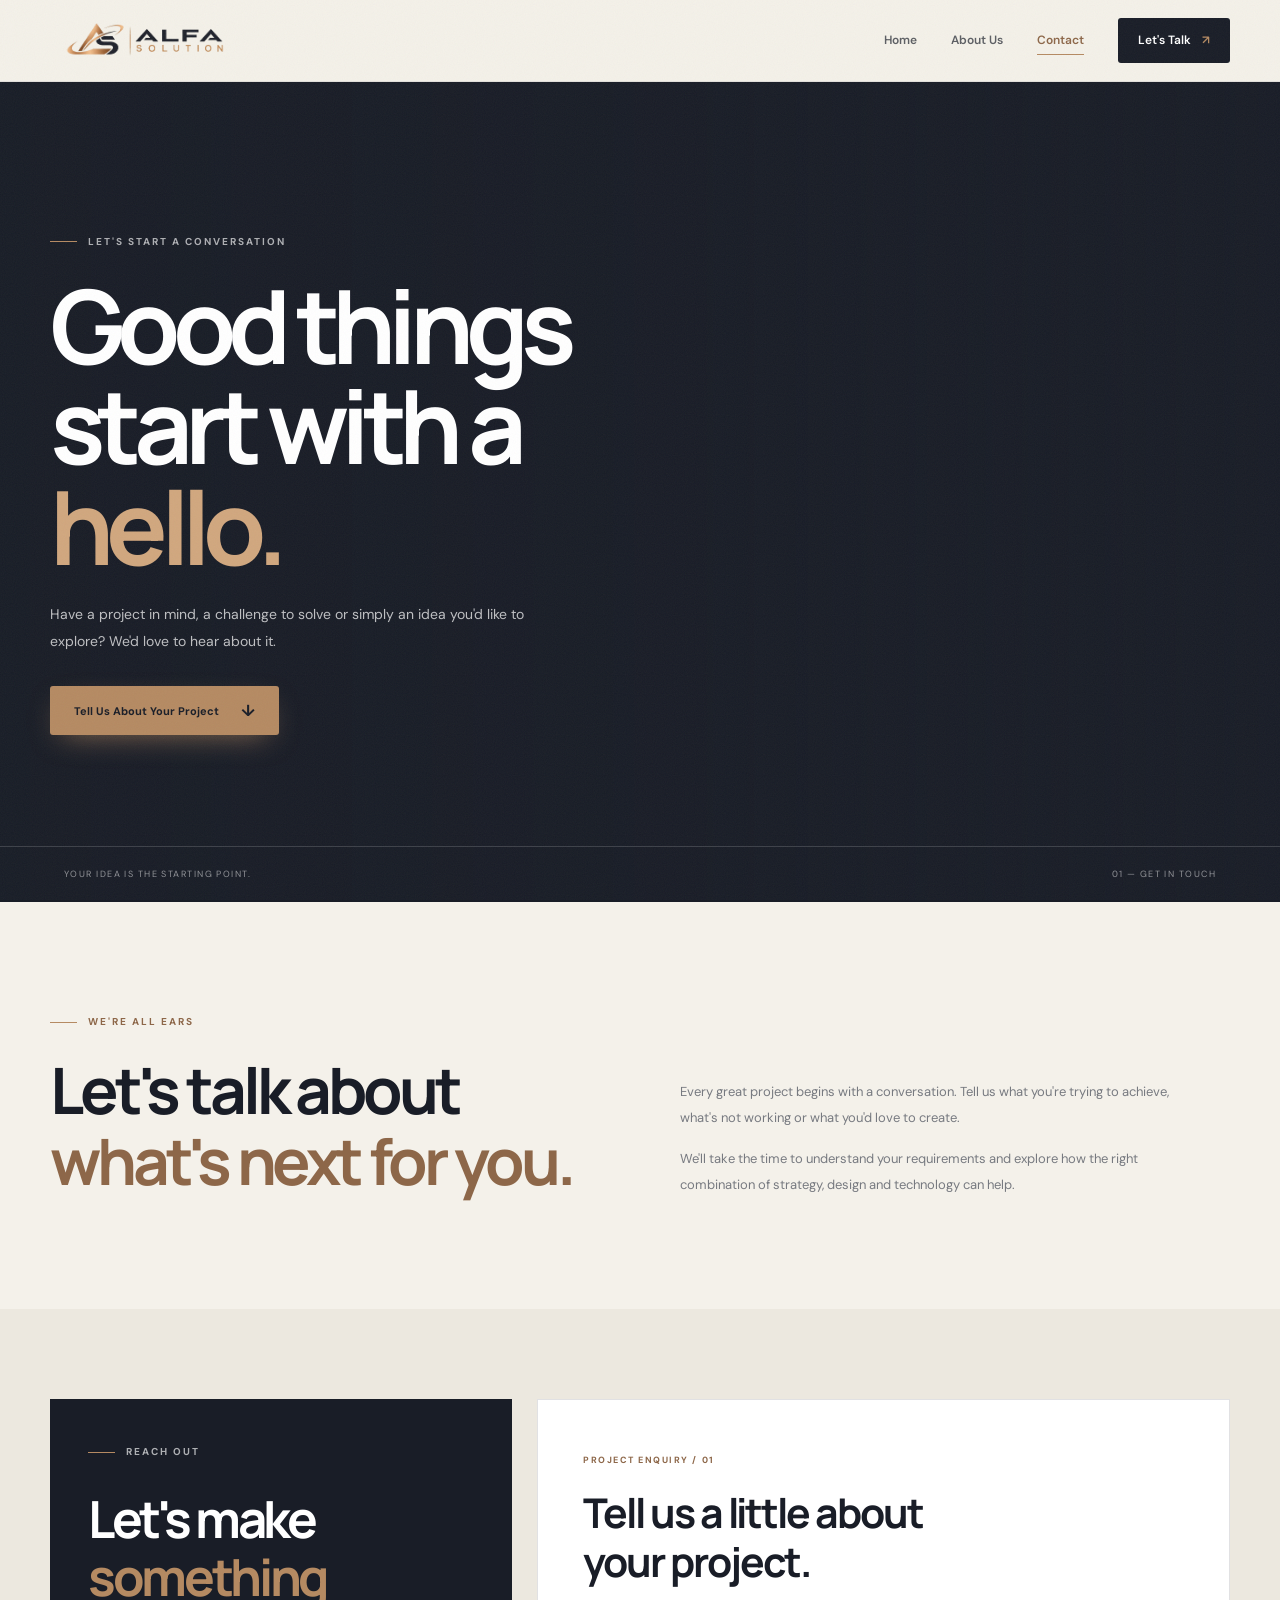
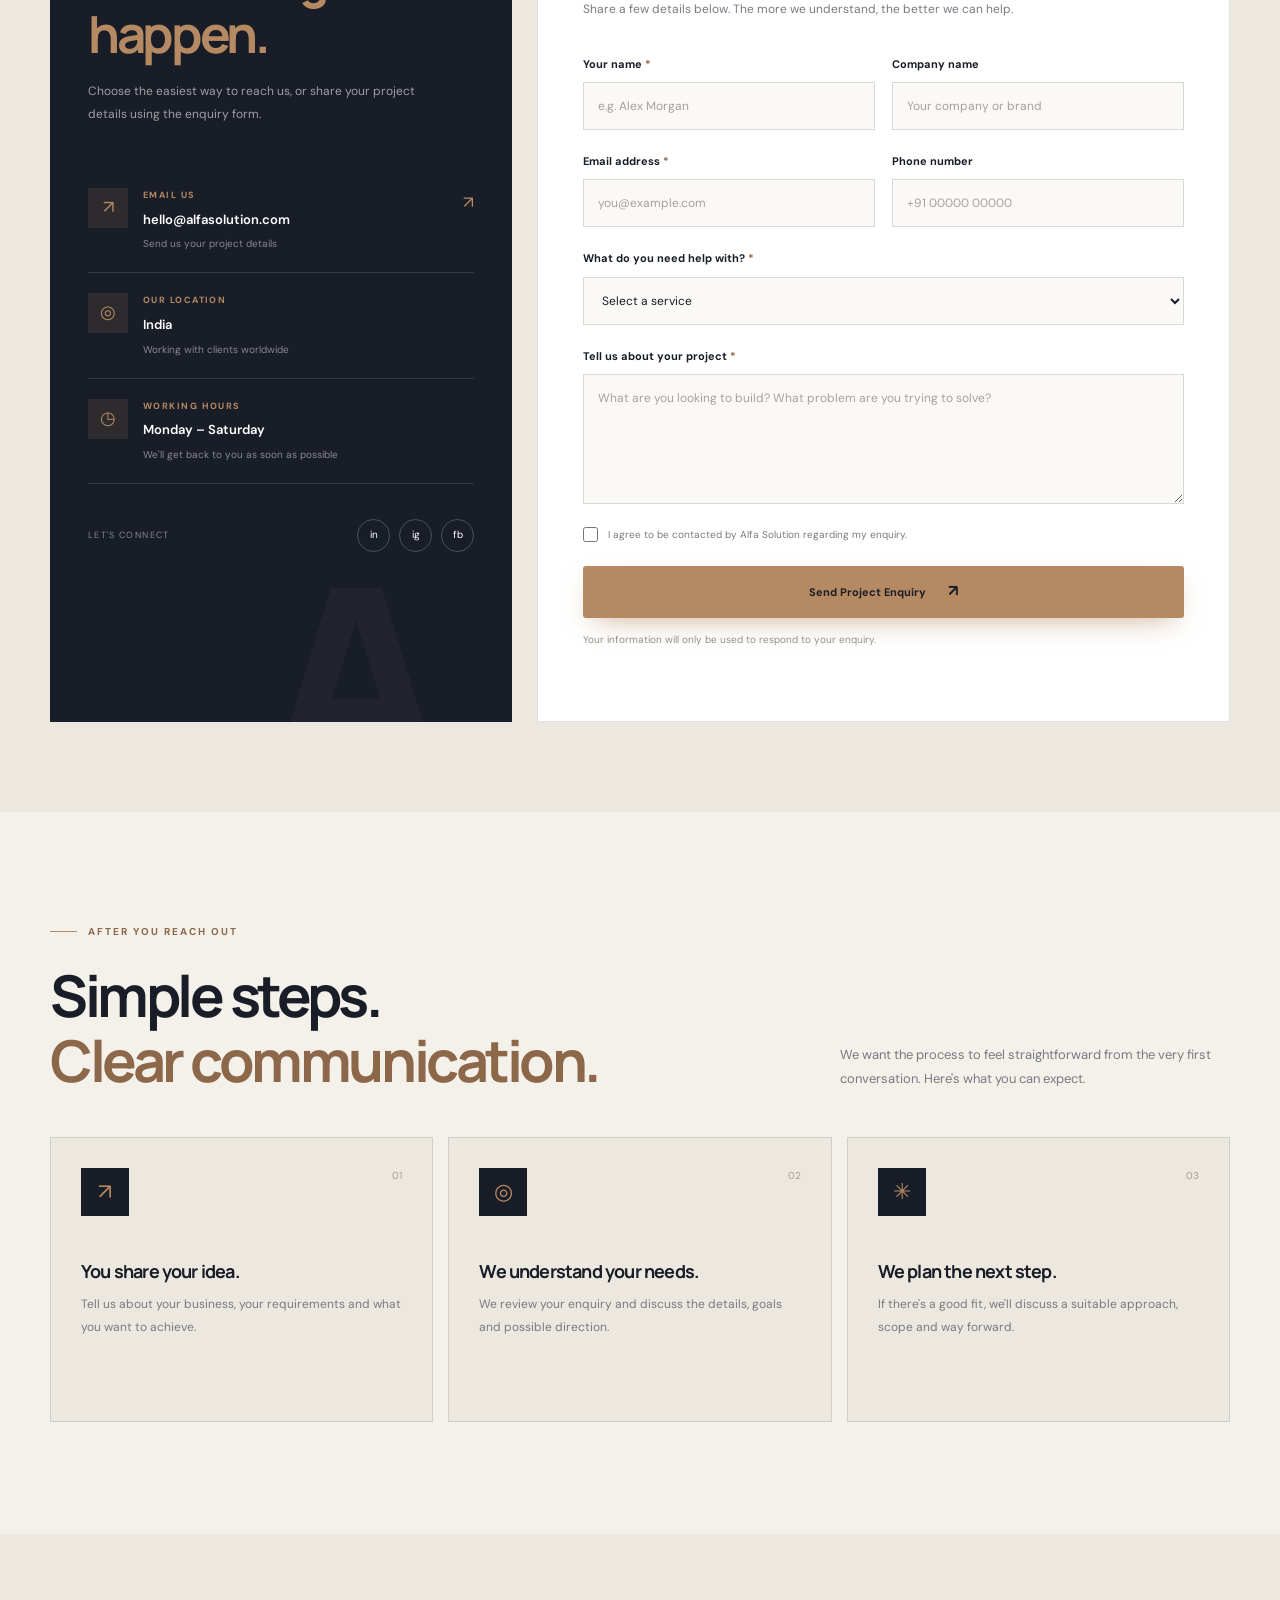
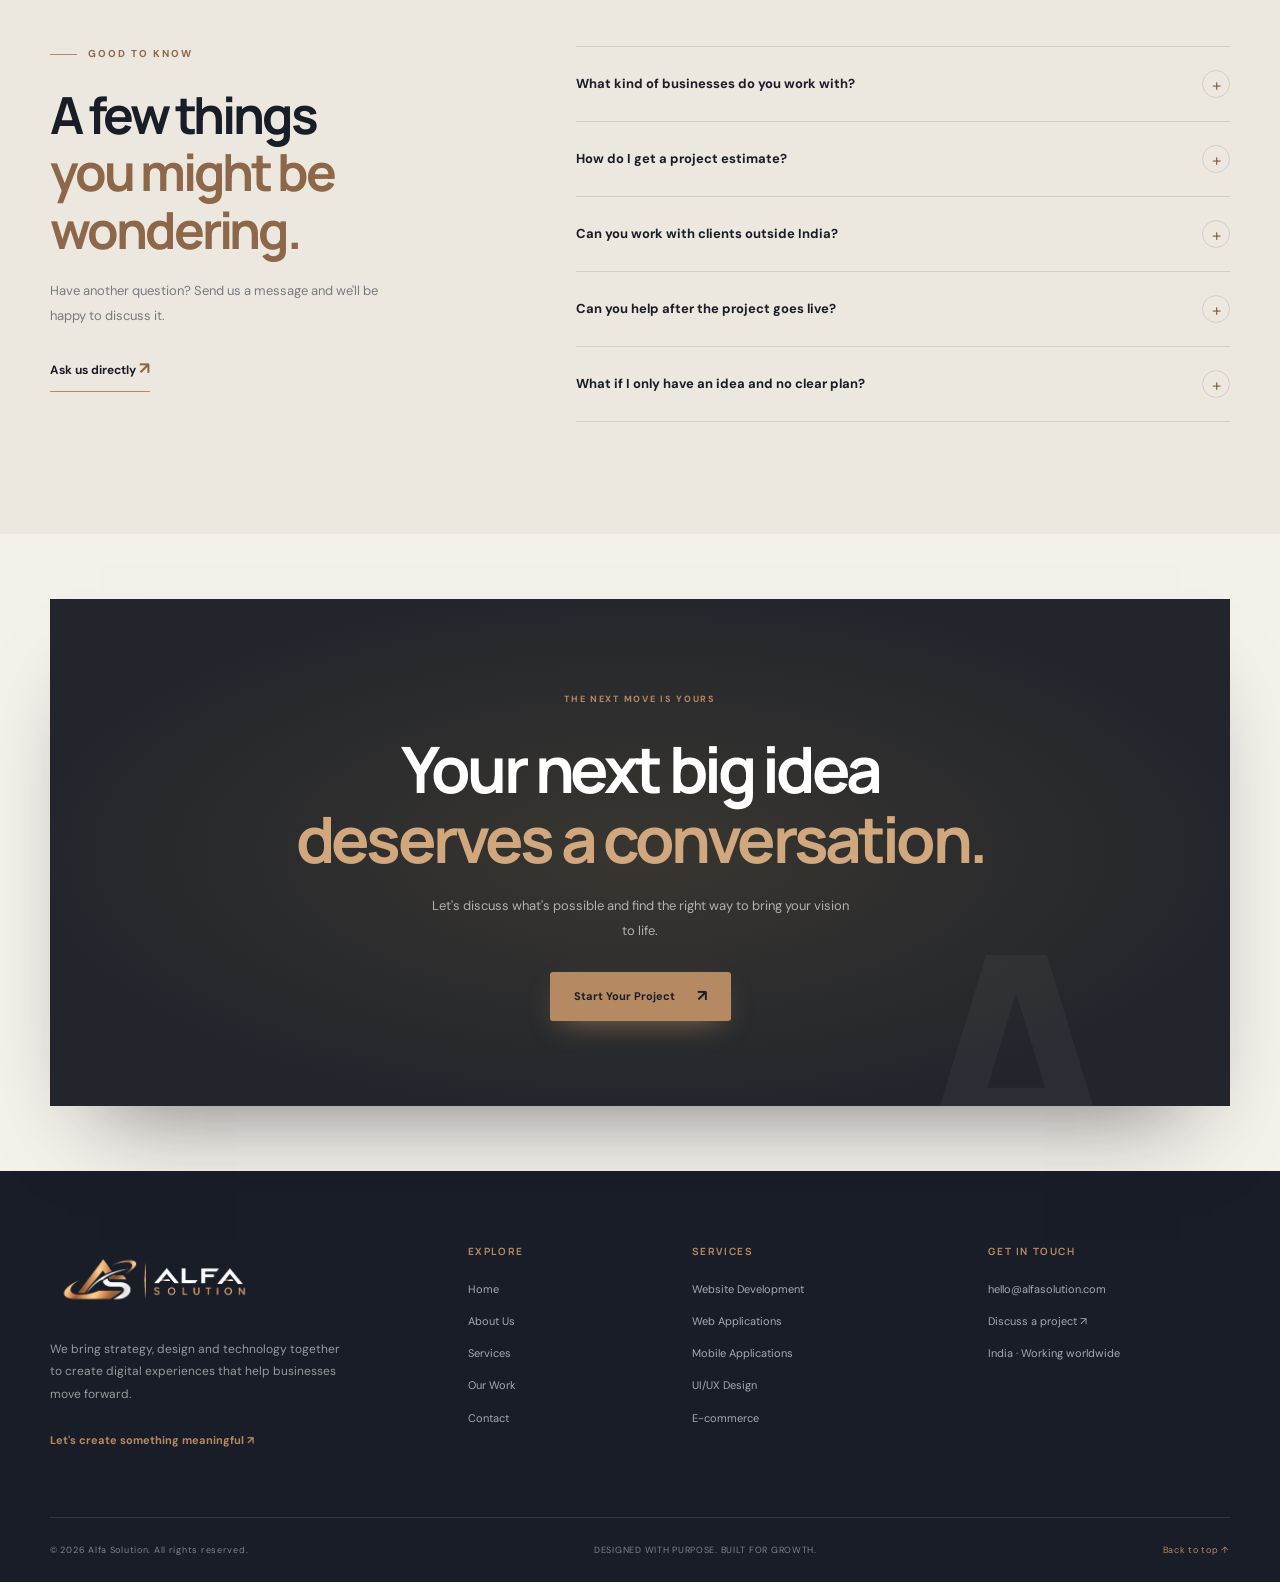
<file: contact.html>
<!doctype html>
<html lang="en">
  <head>
    <meta charset="UTF-8" />
    <meta name="viewport" content="width=device-width, initial-scale=1.0" />

    <title>Contact Us | Alfa Solution — Let's Build Something Better</title>
    <meta
      name="description"
      content="Have a digital project in mind? Contact Alfa Solution to discuss website development, web applications, mobile apps, UI/UX design and digital solutions."
    />

    <link rel="preconnect" href="https://fonts.googleapis.com" />
    <link rel="preconnect" href="https://fonts.gstatic.com" crossorigin />
    <link
      href="https://fonts.googleapis.com/css2?family=DM+Sans:wght@400;500;600;700&family=Manrope:wght@400;500;600;700;800&display=swap"
      rel="stylesheet"
    />

    <meta name="theme-color" content="#191D27" />
    <link rel="stylesheet" href="style.css" />
    <link rel="stylesheet" href="premium.css" />
    <script src="script.js" defer></script>
  </head>

  <body>
    <div class="scroll-progress" id="scrollProgress" aria-hidden="true"></div>

    <!-- NAVBAR -->
    <header class="navbar" id="navbar">
      <div class="container nav-inner">
        <!-- Alfa Solution Logo -->
        <a href="index.html" class="brand">
          <img
            src="assets/logo-black.png"
            alt="Alfa Solution Logo"
            class="brand-logo"
          />
        </a>

        <button
          class="menu-toggle"
          id="menuToggle"
          aria-label="Toggle navigation"
          aria-expanded="false"
        >
          <span></span>
          <span></span>
        </button>

        <nav class="nav-links" id="navLinks">
          <a href="index.html" >Home</a>
          <a href="about.html">About Us</a>
          <!-- <a href="services.html">Services</a>
      <a href="#work">Our Work</a> -->
          <a href="contact.html" class="active">Contact</a>

          <a href="contact.html" class="nav-cta"> Let's Talk <span>↗</span> </a>
        </nav>
      </div>
    </header>
    <main>
      <!-- CONTACT HERO -->
      <section class="contact-hero">
        <div class="contact-hero-background" data-parallax="0.12"></div>
        <div class="contact-hero-overlay"></div>

        <div class="container contact-hero-content">
          <div class="eyebrow contact-light-eyebrow">
            <span class="eyebrow-line"></span>
            LET'S START A CONVERSATION
          </div>

          <h1>
            Good things<br />
            start with a<br />
            <span>hello.</span>
          </h1>

          <p>
            Have a project in mind, a challenge to solve or simply an idea you'd
            like to explore? We'd love to hear about it.
          </p>

          <a href="#contact-form" class="btn btn-gold">
            Tell Us About Your Project <span>↓</span>
          </a>
        </div>

        <div class="contact-hero-bottom">
          <span>YOUR IDEA IS THE STARTING POINT.</span>
          <span>01 — GET IN TOUCH</span>
        </div>
      </section>

      <!-- CONTACT INTRO -->
      <section class="contact-intro section-space">
        <div class="container contact-intro-grid">
          <div>
            <div class="eyebrow">
              <span class="eyebrow-line"></span>
              WE'RE ALL EARS
            </div>

            <h2>
              Let's talk about<br />
              <span>what's next for you.</span>
            </h2>
          </div>

          <div class="contact-intro-copy">
            <p>
              Every great project begins with a conversation. Tell us what
              you're trying to achieve, what's not working or what you'd love to
              create.
            </p>

            <p>
              We'll take the time to understand your requirements and explore
              how the right combination of strategy, design and technology can
              help.
            </p>
          </div>
        </div>
      </section>

      <!-- CONTACT DETAILS + FORM -->
      <section class="contact-main-section" id="contact-form">
        <div class="container contact-main-grid">
          <!-- CONTACT INFORMATION -->
          <aside class="contact-information">
            <div class="eyebrow contact-light-eyebrow">
              <span class="eyebrow-line"></span>
              REACH OUT
            </div>

            <h2>Let's make<br /><span>something happen.</span></h2>

            <p class="contact-info-description">
              Choose the easiest way to reach us, or share your project details
              using the enquiry form.
            </p>

            <div class="contact-methods">
              <a href="mailto:hello@alfasolution.com" class="contact-method">
                <span class="contact-method-icon">↗</span>
                <span class="contact-method-content">
                  <small>EMAIL US</small>
                  <strong>hello@alfasolution.com</strong>
                  <span>Send us your project details</span>
                </span>
                <span class="contact-method-arrow">↗</span>
              </a>

              <div class="contact-method">
                <span class="contact-method-icon">◎</span>
                <span class="contact-method-content">
                  <small>OUR LOCATION</small>
                  <strong>India</strong>
                  <span>Working with clients worldwide</span>
                </span>
              </div>

              <div class="contact-method">
                <span class="contact-method-icon">◷</span>
                <span class="contact-method-content">
                  <small>WORKING HOURS</small>
                  <strong>Monday – Saturday</strong>
                  <span>We'll get back to you as soon as possible</span>
                </span>
              </div>
            </div>

            <div class="contact-social">
              <span>LET'S CONNECT</span>
              <div>
                <!-- Replace # with your real social profile URLs -->
                <a href="#" aria-label="LinkedIn">in</a>
                <a href="#" aria-label="Instagram">ig</a>
                <a href="#" aria-label="Facebook">fb</a>
              </div>
            </div>

            <div class="contact-side-decoration">A.</div>
          </aside>

          <!-- ENQUIRY FORM -->
          <div class="contact-form-wrapper">
            <div class="contact-form-heading">
              <span class="form-step-label">PROJECT ENQUIRY / 01</span>
              <h2>Tell us a little about your project.</h2>
              <p>
                Share a few details below. The more we understand, the better we
                can help.
              </p>
            </div>

            <form class="project-contact-form" id="projectContactForm">
              <div class="form-row">
                <div class="form-field">
                  <label for="fullName">Your name <span>*</span></label>
                  <input
                    type="text"
                    id="fullName"
                    name="name"
                    placeholder="e.g. Alex Morgan"
                    autocomplete="name"
                    required
                  />
                </div>

                <div class="form-field">
                  <label for="companyName">Company name</label>
                  <input
                    type="text"
                    id="companyName"
                    name="company"
                    placeholder="Your company or brand"
                    autocomplete="organization"
                  />
                </div>
              </div>

              <div class="form-row">
                <div class="form-field">
                  <label for="emailAddress">Email address <span>*</span></label>
                  <input
                    type="email"
                    id="emailAddress"
                    name="email"
                    placeholder="you@example.com"
                    autocomplete="email"
                    required
                  />
                </div>

                <div class="form-field">
                  <label for="phoneNumber">Phone number</label>
                  <input
                    type="tel"
                    id="phoneNumber"
                    name="phone"
                    placeholder="+91 00000 00000"
                    autocomplete="tel"
                  />
                </div>
              </div>

              <div class="form-field">
                <label for="service"
                  >What do you need help with? <span>*</span></label
                >
                <select id="service" name="service" required>
                  <option value="" disabled selected>Select a service</option>
                  <option value="Website Development">
                    Website Development
                  </option>
                  <option value="Web Application">Web Application</option>
                  <option value="Mobile Application">Mobile Application</option>
                  <option value="E-commerce Development">
                    E-commerce Development
                  </option>
                  <option value="UI/UX Design">UI/UX Design</option>
                  <option value="Branding & Creative Design">
                    Branding & Creative Design
                  </option>
                  <option value="SEO & Digital Growth">
                    SEO & Digital Growth
                  </option>
                  <option value="Website Maintenance">
                    Website Maintenance
                  </option>
                  <option value="Other">Something Else</option>
                </select>
              </div>
              <!-- 
            <div class="form-row">
              <div class="form-field">
                <label for="budget">Estimated project budget</label>
                <select id="budget" name="budget">
                  <option value="" selected>Select your budget</option>
                  <option value="Under ₹25,000">Under ₹25,000</option>
                  <option value="₹25,000 – ₹50,000">₹25,000 – ₹50,000</option>
                  <option value="₹50,000 – ₹1,00,000">₹50,000 – ₹1,00,000</option>
                  <option value="₹1,00,000 – ₹3,00,000">₹1,00,000 – ₹3,00,000</option>
                  <option value="Above ₹3,00,000">Above ₹3,00,000</option>
                  <option value="Not decided yet">Not decided yet</option>
                </select>
              </div>

              <div class="form-field">
                <label for="timeline">When would you like to start?</label>
                <select id="timeline" name="timeline">
                  <option value="" selected>Select a timeline</option>
                  <option value="Immediately">Immediately</option>
                  <option value="Within 2–4 weeks">Within 2–4 weeks</option>
                  <option value="Within 1–3 months">Within 1–3 months</option>
                  <option value="Later">Later</option>
                  <option value="Just exploring">Just exploring</option>
                </select>
              </div>
            </div> -->

              <div class="form-field">
                <label for="projectDetails"
                  >Tell us about your project <span>*</span></label
                >
                <textarea
                  id="projectDetails"
                  name="message"
                  rows="5"
                  placeholder="What are you looking to build? What problem are you trying to solve?"
                  required
                ></textarea>
              </div>

              <label class="form-consent">
                <input type="checkbox" id="formConsent" required />
                <span>
                  I agree to be contacted by Alfa Solution regarding my
                  enquiry.
                </span>
              </label>

              <button type="submit" class="btn btn-gold contact-submit-btn">
                Send Project Enquiry <span>↗</span>
              </button>

              <p class="form-disclaimer">
                Your information will only be used to respond to your enquiry.
              </p>

              <p class="form-feedback" id="formFeedback" aria-live="polite"></p>
            </form>
          </div>
        </div>
      </section>

      <!-- WHAT HAPPENS NEXT -->
      <section class="contact-process section-space">
        <div class="container">
          <div class="contact-process-heading">
            <div>
              <div class="eyebrow">
                <span class="eyebrow-line"></span>
                AFTER YOU REACH OUT
              </div>
              <h2>Simple steps.<br /><span>Clear communication.</span></h2>
            </div>

            <p>
              We want the process to feel straightforward from the very first
              conversation. Here's what you can expect.
            </p>
          </div>

          <div class="contact-process-grid">
            <article class="contact-process-card">
              <span class="contact-process-number">01</span>
              <div class="contact-process-icon">↗</div>
              <h3>You share your idea.</h3>
              <p>
                Tell us about your business, your requirements and what you want
                to achieve.
              </p>
            </article>

            <article class="contact-process-card">
              <span class="contact-process-number">02</span>
              <div class="contact-process-icon">◎</div>
              <h3>We understand your needs.</h3>
              <p>
                We review your enquiry and discuss the details, goals and
                possible direction.
              </p>
            </article>

            <article class="contact-process-card">
              <span class="contact-process-number">03</span>
              <div class="contact-process-icon">✳</div>
              <h3>We plan the next step.</h3>
              <p>
                If there's a good fit, we'll discuss a suitable approach, scope
                and way forward.
              </p>
            </article>
          </div>
        </div>
      </section>

      <!-- FAQ -->
      <section class="contact-faq section-space">
        <div class="container contact-faq-grid">
          <div class="contact-faq-intro">
            <div class="eyebrow">
              <span class="eyebrow-line"></span>
              GOOD TO KNOW
            </div>

            <h2>A few things<br /><span>you might be wondering.</span></h2>

            <p>
              Have another question? Send us a message and we'll be happy to
              discuss it.
            </p>

            <a href="mailto:hello@alfasolution.com" class="text-link">
              Ask us directly <span>↗</span>
            </a>
          </div>

          <div class="contact-faq-list">
            <details class="contact-faq-item">
              <summary>
                What kind of businesses do you work with?
                <span>+</span>
              </summary>
              <p>
                We can work with startups, growing businesses, educational
                institutions, e-commerce brands and organisations looking for
                digital solutions.
              </p>
            </details>

            <details class="contact-faq-item">
              <summary>
                How do I get a project estimate?
                <span>+</span>
              </summary>
              <p>
                Share your requirements through the enquiry form. Once we
                understand the scope, features and expectations, we can discuss
                an appropriate estimate.
              </p>
            </details>

            <details class="contact-faq-item">
              <summary>
                Can you work with clients outside India?
                <span>+</span>
              </summary>
              <p>
                Yes. We are open to discussing projects with clients from
                different locations and can collaborate remotely.
              </p>
            </details>

            <details class="contact-faq-item">
              <summary>
                Can you help after the project goes live?
                <span>+</span>
              </summary>
              <p>
                We can discuss ongoing maintenance, improvements, technical
                support and future development depending on your project
                requirements.
              </p>
            </details>

            <details class="contact-faq-item">
              <summary>
                What if I only have an idea and no clear plan?
                <span>+</span>
              </summary>
              <p>
                That's completely fine. Tell us what you're thinking about, and
                we can explore the requirements and possible direction together.
              </p>
            </details>
          </div>
        </div>
      </section>

      <!-- FINAL CTA -->
      <section class="contact-final-cta">
        <div class="container">
          <div class="contact-cta-panel">
            <span class="contact-cta-overline">THE NEXT MOVE IS YOURS</span>

            <h2>
              Your next big idea<br />
              <span>deserves a conversation.</span>
            </h2>

            <p>
              Let's discuss what's possible and find the right way to bring your
              vision to life.
            </p>

            <a href="#contact-form" class="btn btn-gold">
              Start Your Project <span>↗</span>
            </a>

            <span class="contact-cta-mark">A.</span>
          </div>
        </div>
      </section>
    </main>

    <!-- FOOTER -->
   <footer class="footer">
      <div class="container">
        <div class="footer-main">
          <div class="footer-about">
            <a href="index.html" class="brand footer-brand">
              <img
                src="assets/logo-white.png"
                alt="Alfa Solution Logo"
                class="footer-brand-logo"
              />
            </a>

            <p>
              We bring strategy, design and technology together to create
              digital experiences that help businesses move forward.
            </p>

            <a href="contact.html" class="footer-email">
              Let's create something meaningful ↗
            </a>
          </div>

          <div class="footer-column">
            <h4>EXPLORE</h4>
            <a href="index.html">Home</a>
            <a href="about.html">About Us</a>
            <a href="services.html">Services</a>
            <a href="#work">Our Work</a>
            <a href="contact.html">Contact</a>
          </div>

          <div class="footer-column">
            <h4>SERVICES</h4>
            <a href="services.html">Website Development</a>
            <a href="services.html">Web Applications</a>
            <a href="services.html">Mobile Applications</a>
            <a href="services.html">UI/UX Design</a>
            <a href="services.html">E-commerce</a>
          </div>

          <div class="footer-column">
            <h4>GET IN TOUCH</h4>
            <a href="mailto:hello@alfasolution.com">hello@alfasolution.com</a>
            <a href="contact.html">Discuss a project ↗</a>
            <span>India · Working worldwide</span>
          </div>
        </div>

        <div class="footer-bottom">
          <span
            >© <span id="year"></span> Alfa Solution. All rights
            reserved.</span
          >
          <span>DESIGNED WITH PURPOSE. BUILT FOR GROWTH.</span>
          <a href="#navbar">Back to top ↑</a>
        </div>
      </div>
    </footer>
  </body>
</html>
</file>
<file: style.css>
:root {
  --bg: #F4F1EA;
  --bg-soft: #ECE8DF;
  --surface: #FFFFFF;
  --dark: #191D27;
  --dark-soft: #242833;
  --dark-card: #20242E;
  --text: #191D27;
  --muted: #777A80;
  --accent: #B58A62;
  --accent-dark: #8D6749;
  --border: rgba(25, 29, 39, .13);
  --white: #fff;
  --font-body: "DM Sans", sans-serif;
  --font-heading: "Manrope", sans-serif;
  --container: 1160px;
}

* {
  margin: 0;
  padding: 0;
  box-sizing: border-box;
}

html {
  scroll-behavior: smooth;
  scroll-padding-top: 100px;
}

body {
  font-family: var(--font-body);
  color: var(--text);
  background: var(--bg);
  line-height: 1.65;
  overflow-x: hidden;
}

body, button, a {
  -webkit-tap-highlight-color: transparent;
}

a {
  text-decoration: none;
  color: inherit;
}

button {
  font: inherit;
}

img {
  display: block;
  width: 100%;
  object-fit: cover;
}

.container {
  width: min(var(--container), calc(100% - 64px));
  margin-inline: auto;
}

.section-space {
  padding: 112px 0;
}

h1, h2, h3, h4 {
  font-family: var(--font-heading);
  line-height: 1.13;
  letter-spacing: -0.045em;
}

h2 {
  font-size: clamp(2.2rem, 4.4vw, 3.6rem);
  font-weight: 700;
}

h2 span {
  color: var(--accent);
}

p {
  color: var(--muted);
}

/* NAVBAR */

.navbar {
  height: 82px;
  position: sticky;
  top: 0;
  z-index: 1000;
  background: rgba(244, 241, 234, .94);
  backdrop-filter: blur(18px);
  border-bottom: 1px solid rgba(25, 29, 39, .08);
  transition: box-shadow .3s ease, height .3s ease;
}

.navbar.scrolled {
  height: 72px;
  box-shadow: 0 8px 30px rgba(25, 29, 39, .07);
}

.nav-inner {
  height: 100%;
  display: flex;
  align-items: center;
  justify-content: space-between;
}

.brand {
  display: inline-flex;
  align-items: center;
  gap: 10px;
}

.brand-symbol {
  font-family: var(--font-heading);
  font-size: 37px;
  font-weight: 800;
  letter-spacing: -5px;
}

.brand-symbol span {
  color: var(--accent);
}

.brand-name {
  font-family: var(--font-heading);
  font-size: 13px;
  font-weight: 800;
  letter-spacing: .12em;
  line-height: 1.15;
}

.brand-name small {
  display: block;
  font-size: 8px;
  font-weight: 600;
  letter-spacing: .3em;
  margin-top: 4px;
}

.nav-links {
  display: flex;
  align-items: center;
  gap: 34px;
}

.nav-links > a {
  font-size: 12px;
  font-weight: 600;
  color: #5C5E63;
  transition: color .25s ease;
}

.nav-links > a:hover,
.nav-links > a.active {
  color: var(--accent-dark);
}

.nav-links .nav-cta {
  color: var(--white);
  background: var(--dark);
  padding: 13px 20px;
  border-radius: 3px;
}

.nav-links .nav-cta:hover {
  background: var(--accent-dark);
  color: var(--white);
}

.nav-cta span {
  margin-left: 8px;
  color: var(--accent);
}

.menu-toggle {
  display: none;
  background: transparent;
  border: 0;
  cursor: pointer;
}

/* SHARED ELEMENTS */

.eyebrow {
  display: flex;
  align-items: center;
  gap: 11px;
  color: var(--accent-dark);
  font-size: 10px;
  font-weight: 700;
  letter-spacing: .2em;
  margin-bottom: 23px;
}

.eyebrow-line {
  width: 27px;
  height: 1px;
  background: var(--accent);
}

.light-eyebrow {
  color: #D2B28F;
}

.btn {
  display: inline-flex;
  align-items: center;
  justify-content: center;
  gap: 22px;
  min-height: 49px;
  padding: 0 23px;
  border: 1px solid transparent;
  border-radius: 3px;
  font-size: 11px;
  font-weight: 700;
  transition: .3s ease;
}

.btn span {
  font-size: 16px;
}

.btn-gold {
  background: var(--accent);
  color: var(--dark);
}

.btn-gold:hover {
  background: #C49C77;
  transform: translateY(-3px);
}

.btn-outline-light {
  border-color: rgba(255,255,255,.38);
  color: var(--white);
}

.btn-outline-light:hover {
  border-color: var(--accent);
  color: var(--accent);
}

.btn-dark {
  color: var(--white);
  background: var(--dark);
}

.btn-dark:hover {
  background: var(--accent-dark);
}

.text-link {
  display: inline-flex;
  align-items: center;
  gap: 20px;
  color: var(--dark);
  font-size: 12px;
  font-weight: 700;
  border-bottom: 1px solid var(--accent);
  padding-bottom: 9px;
  margin-top: 28px;
}

.text-link span {
  color: var(--accent-dark);
  font-size: 17px;
}

.section-heading {
  max-width: 690px;
  margin-bottom: 55px;
}

.section-heading.centered {
  text-align: center;
  margin-inline: auto;
}

.section-heading.centered .eyebrow {
  justify-content: center;
}

.section-heading p {
  max-width: 550px;
  margin: 19px auto 0;
  font-size: 14px;
}

.section-heading:not(.centered) p {
  max-width: 520px;
  margin-top: 18px;
  font-size: 14px;
}

/* HERO */

.hero {
  position: relative;
  min-height: 690px;
  display: flex;
  align-items: center;
  color: var(--white);
  background: var(--dark);
  overflow: hidden;
}

.hero-image,
.hero-shade {
  position: absolute;
  inset: 0;
}

.hero-image {
  background-image: url("https://images.unsplash.com/photo-1497366754035-f200968a6e72?auto=format&fit=crop&w=2000&q=90");
  background-size: cover;
  background-position: center;
  opacity: .62;
}

.hero-shade {
  background: linear-gradient(90deg, rgba(18,21,29,.96) 0%, rgba(18,21,29,.79) 48%, rgba(18,21,29,.22) 100%),
              linear-gradient(0deg, rgba(18,21,29,.7), transparent 40%);
}

.hero-content {
  position: relative;
  z-index: 2;
  padding-top: 60px;
  padding-bottom: 80px;
}

.hero h1 {
  max-width: 800px;
  font-size: clamp(3.4rem, 7.4vw, 6.7rem);
  font-weight: 700;
  line-height: 1.02;
  letter-spacing: -.075em;
}

.hero h1 span {
  color: #D1A77E;
}

.hero-description {
  max-width: 520px;
  margin-top: 28px;
  color: rgba(255,255,255,.72);
  font-size: 15px;
  line-height: 1.9;
}

.hero-actions {
  display: flex;
  flex-wrap: wrap;
  gap: 13px;
  margin-top: 35px;
}

.hero-bottom {
  display: flex;
  justify-content: space-between;
  max-width: 760px;
  margin-top: 105px;
  padding-top: 18px;
  border-top: 1px solid rgba(255,255,255,.2);
  color: rgba(255,255,255,.55);
  font-size: 9px;
  letter-spacing: .16em;
}

.hero-side-note {
  position: absolute;
  right: 28px;
  top: 50%;
  writing-mode: vertical-rl;
  transform: translateY(-50%);
  color: rgba(255,255,255,.5);
  font-size: 9px;
  letter-spacing: .2em;
}

/* INTRO */

.intro-section {
  background: var(--bg);
}

.intro-grid {
  display: grid;
  grid-template-columns: .95fr 1.05fr;
  align-items: center;
  gap: 90px;
}

.intro-visual {
  height: 490px;
  position: relative;
  border-radius: 5px;
  overflow: hidden;
  background: var(--bg-soft);
}

.intro-visual img {
  height: 100%;
}

.intro-visual::after {
  content: "";
  position: absolute;
  inset: 0;
  background: linear-gradient(0deg, rgba(15,18,25,.55), transparent 50%);
}

.visual-tag {
  position: absolute;
  z-index: 2;
  top: 22px;
  left: 22px;
  background: var(--bg);
  color: var(--dark);
  padding: 11px 15px;
  font-size: 9px;
  font-weight: 700;
  letter-spacing: .12em;
}

.tag-dot {
  display: inline-block;
  width: 7px;
  height: 7px;
  border-radius: 50%;
  background: var(--accent);
  margin-right: 8px;
}

.visual-note {
  position: absolute;
  z-index: 2;
  bottom: 28px;
  left: 28px;
  display: flex;
  flex-direction: column;
  color: var(--white);
  font-family: var(--font-heading);
  font-size: 35px;
  line-height: 1.05;
  letter-spacing: -.05em;
}

.intro-content h2 {
  max-width: 580px;
}

.intro-content > p {
  margin-top: 20px;
  font-size: 14px;
  line-height: 1.9;
}

.check-list {
  list-style: none;
  display: grid;
  gap: 12px;
  margin-top: 25px;
}

.check-list li {
  display: flex;
  align-items: flex-start;
  gap: 11px;
  font-size: 12px;
  font-weight: 600;
}

.check-list li span {
  display: inline-flex;
  justify-content: center;
  align-items: center;
  flex: 0 0 19px;
  height: 19px;
  background: rgba(181,138,98,.17);
  color: var(--accent-dark);
  border-radius: 50%;
  font-size: 11px;
}

.intro-highlights {
  display: grid;
  grid-template-columns: 1fr 1fr;
  gap: 22px;
  margin-top: 75px;
}

.intro-highlights article {
  display: flex;
  gap: 22px;
  padding: 25px;
  border: 1px solid var(--border);
}

.highlight-number {
  color: var(--accent-dark);
  font-family: var(--font-heading);
  font-size: 22px;
  font-weight: 800;
}

.intro-highlights h3 {
  font-size: 15px;
  margin-bottom: 8px;
}

.intro-highlights p {
  font-size: 12px;
}

/* SERVICES */

.services-section {
  background: var(--bg-soft);
}

.services-grid {
  display: grid;
  grid-template-columns: repeat(3, 1fr);
  gap: 16px;
}

.service-card {
  min-height: 300px;
  padding: 27px;
  display: flex;
  flex-direction: column;
  background: var(--surface);
  border: 1px solid rgba(25,29,39,.07);
  transition: transform .3s ease, box-shadow .3s ease;
}

.service-card:hover {
  transform: translateY(-7px);
  box-shadow: 0 20px 45px rgba(25,29,39,.09);
}

.service-top {
  display: flex;
  justify-content: space-between;
  color: var(--muted);
  font-size: 9px;
  font-weight: 700;
  letter-spacing: .14em;
}

.service-arrow {
  color: var(--accent-dark);
  font-size: 18px;
}

.service-icon {
  display: grid;
  place-items: center;
  width: 43px;
  height: 43px;
  margin: 30px 0 21px;
  background: var(--dark);
  color: var(--accent);
  font-size: 23px;
}

.service-card h3 {
  font-size: 20px;
  margin-bottom: 12px;
}

.service-card p {
  font-size: 12px;
  line-height: 1.8;
}

.service-tags {
  display: flex;
  flex-wrap: wrap;
  gap: 6px;
  margin-top: 18px;
}

.service-tags span {
  padding: 5px 8px;
  background: var(--bg);
  color: #686B70;
  font-size: 9px;
}

.card-link {
  margin-top: auto;
  padding-top: 24px;
  color: var(--accent-dark);
  font-size: 11px;
  font-weight: 700;
}

.section-bottom-link {
  text-align: center;
  margin-top: 42px;
}

/* CAPABILITIES */

.capabilities-section {
  background: var(--dark);
  color: var(--white);
}

.capabilities-grid {
  display: grid;
  grid-template-columns: .9fr 1.1fr;
  gap: 100px;
  align-items: center;
}

.capabilities-content h2 {
  font-size: clamp(2.2rem, 4vw, 3.5rem);
}

.capabilities-content p {
  max-width: 430px;
  margin: 23px 0 28px;
  color: rgba(255,255,255,.58);
  font-size: 13px;
  line-height: 1.9;
}

.capability-list {
  border-top: 1px solid rgba(255,255,255,.15);
}

.capability-list > div {
  display: grid;
  grid-template-columns: 45px 1fr 20px;
  align-items: center;
  gap: 14px;
  padding: 21px 0;
  border-bottom: 1px solid rgba(255,255,255,.15);
}

.capability-list > div > span:first-child {
  color: var(--accent);
  font-size: 10px;
}

.capability-list strong {
  font-size: 13px;
  font-weight: 600;
}

.capability-list > div > span:last-child {
  color: var(--accent);
}

/* WORK */

.work-section {
  background: var(--bg);
}

.work-heading {
  display: flex;
  justify-content: space-between;
  align-items: flex-end;
  gap: 50px;
  margin-bottom: 48px;
}

.work-heading > p {
  max-width: 390px;
  font-size: 13px;
  line-height: 1.9;
}

.projects-grid {
  display: grid;
  grid-template-columns: 1.2fr .8fr;
  gap: 28px;
  align-items: start;
}

.project-image {
  position: relative;
  display: block;
  height: 350px;
  overflow: hidden;
  background: var(--bg-soft);
}

.project-card:not(.project-large) .project-image {
  height: 260px;
}

.project-image img {
  height: 100%;
  transition: transform .6s ease;
}

.project-card:hover .project-image img {
  transform: scale(1.05);
}

.project-open {
  position: absolute;
  right: 18px;
  bottom: 18px;
  display: grid;
  place-items: center;
  width: 43px;
  height: 43px;
  background: var(--accent);
  color: var(--dark);
  font-size: 19px;
}

.project-meta {
  display: flex;
  justify-content: space-between;
  margin-top: 22px;
  color: var(--accent-dark);
  font-size: 9px;
  font-weight: 700;
  letter-spacing: .13em;
}

.project-card h3 {
  max-width: 520px;
  font-size: 22px;
  margin-top: 12px;
}

.project-card > p {
  margin-top: 10px;
  font-size: 11px;
}

.portfolio-disclaimer {
  margin-top: 30px;
  font-size: 10px;
}

/* WHY */

.why-section {
  background: var(--bg-soft);
}

.why-grid {
  display: grid;
  grid-template-columns: repeat(3, 1fr);
  gap: 15px;
}

.why-card {
  position: relative;
  min-height: 260px;
  padding: 30px;
  background: var(--bg);
  border: 1px solid var(--border);
}

.why-icon {
  display: grid;
  place-items: center;
  width: 43px;
  height: 43px;
  margin-bottom: 40px;
  color: var(--accent-dark);
  border: 1px solid rgba(181,138,98,.5);
  font-size: 23px;
}

.why-index {
  position: absolute;
  right: 28px;
  top: 31px;
  color: #A4A09A;
  font-size: 10px;
}

.why-card h3 {
  font-size: 18px;
  margin-bottom: 12px;
}

.why-card p {
  font-size: 12px;
  line-height: 1.8;
}

/* PROCESS */

.process-section {
  background: var(--dark);
  color: var(--white);
}

.process-layout {
  display: grid;
  grid-template-columns: .7fr 1.3fr;
  gap: 30px;
}

.process-steps {
  display: flex;
  flex-direction: column;
  gap: 7px;
}

.process-step {
  display: grid;
  grid-template-columns: 35px 1fr 20px;
  align-items: center;
  gap: 12px;
  padding: 18px;
  background: rgba(255,255,255,.035);
  border: 1px solid rgba(255,255,255,.08);
  color: rgba(255,255,255,.62);
  transition: .25s ease;
}

.process-step.active,
.process-step:hover {
  background: rgba(181,138,98,.13);
  border-color: rgba(181,138,98,.5);
  color: var(--white);
}

.process-step span:first-child {
  color: var(--accent);
  font-size: 10px;
}

.process-step strong {
  font-size: 12px;
  font-weight: 600;
}

.process-step span:last-child {
  color: var(--accent);
}

.process-detail {
  padding: 42px;
  background: var(--dark-soft);
  border: 1px solid rgba(255,255,255,.08);
}

.detail-number {
  color: var(--accent);
  font-size: 10px;
  font-weight: 700;
  letter-spacing: .15em;
}

.process-detail h3 {
  font-size: 27px;
  margin-top: 18px;
}

.process-detail > p {
  margin-top: 17px;
  color: rgba(255,255,255,.62);
  font-size: 13px;
  line-height: 1.9;
}

.process-detail .check-list li {
  color: rgba(255,255,255,.85);
}

/* RESULTS */

.results-section {
  padding: 85px 0;
  background: var(--bg);
  border-bottom: 1px solid var(--border);
}

.results-grid {
  display: grid;
  grid-template-columns: 1fr 1fr;
  gap: 90px;
  align-items: center;
}

.results-grid h2 {
  font-size: clamp(2rem, 3.8vw, 3rem);
}

.results-grid > div:first-child > p {
  max-width: 430px;
  margin-top: 20px;
  font-size: 13px;
}

.result-points {
  border-top: 1px solid var(--border);
}

.result-points > div {
  display: grid;
  grid-template-columns: 40px 1fr 20px;
  gap: 12px;
  align-items: center;
  padding: 20px 0;
  border-bottom: 1px solid var(--border);
}

.result-points span:first-child {
  color: var(--accent-dark);
  font-size: 10px;
}

.result-points strong {
  font-size: 13px;
}

.result-points span:last-child {
  color: var(--accent-dark);
}

/* TEAM */

.team-section {
  background: var(--bg-soft);
}

.team-grid {
  display: grid;
  grid-template-columns: repeat(3, 1fr);
  gap: 15px;
}

.team-card {
  min-height: 290px;
  position: relative;
  overflow: hidden;
  background: var(--dark);
  color: var(--white);
}

.team-card-text {
  padding: 30px;
  display: flex;
  flex-direction: column;
  justify-content: flex-end;
}

.team-symbol {
  position: absolute;
  top: 25px;
  left: 28px;
  color: var(--accent);
  font-size: 38px;
}

.team-card-text h3 {
  font-size: 21px;
  margin-bottom: 10px;
}

.team-card-text p {
  color: rgba(255,255,255,.62);
  font-size: 12px;
}

.team-photo img {
  height: 100%;
  transition: transform .5s ease;
}

.team-photo:hover img {
  transform: scale(1.05);
}

.team-caption {
  position: absolute;
  bottom: 0;
  left: 0;
  right: 0;
  padding: 30px 20px 18px;
  background: linear-gradient(transparent, rgba(0,0,0,.8));
  display: flex;
  flex-direction: column;
}

.team-caption strong {
  font-size: 14px;
}

.team-caption span {
  color: #D5B28E;
  font-size: 9px;
  letter-spacing: .15em;
  margin-top: 4px;
}

/* TESTIMONIAL */

.testimonial-section {
  background: var(--bg);
}

.testimonial-placeholder {
  max-width: 700px;
  margin: auto;
  padding: 50px;
  text-align: center;
  background: var(--surface);
  border: 1px solid var(--border);
}

.quote-mark {
  color: var(--accent);
  font-family: Georgia, serif;
  font-size: 65px;
  line-height: .8;
}

.testimonial-placeholder p {
  max-width: 520px;
  margin: 20px auto;
  color: var(--dark);
  font-family: var(--font-heading);
  font-size: 20px;
  font-weight: 600;
  line-height: 1.6;
}

.testimonial-note {
  color: var(--accent-dark);
  font-size: 9px;
  font-weight: 700;
  letter-spacing: .16em;
}

/* INDUSTRIES */

.engagement-section {
  background: var(--bg-soft);
}

.industry-grid {
  display: grid;
  grid-template-columns: repeat(3, 1fr);
  gap: 13px;
}

.industry-grid > div {
  min-height: 170px;
  padding: 24px;
  background: var(--bg);
  border: 1px solid var(--border);
  transition: .3s ease;
}

.industry-grid > div:hover {
  border-color: var(--accent);
  transform: translateY(-4px);
}

.industry-grid span {
  display: block;
  color: var(--accent-dark);
  font-size: 10px;
  margin-bottom: 24px;
}

.industry-grid strong {
  display: block;
  font-family: var(--font-heading);
  font-size: 16px;
}

.industry-grid p {
  margin-top: 8px;
  font-size: 11px;
}

/* CTA */

.final-cta-section {
  padding: 65px 0;
  background: var(--bg);
}

.final-cta {
  position: relative;
  padding: 75px 30px;
  text-align: center;
  color: var(--white);
  background: radial-gradient(ellipse at center, #3B3732 0%, #22252C 75%);
  overflow: hidden;
}

.final-cta .eyebrow {
  justify-content: center;
}

.final-cta h2 {
  position: relative;
  z-index: 2;
  font-size: clamp(2.3rem, 5vw, 4.2rem);
}

.final-cta p {
  position: relative;
  z-index: 2;
  max-width: 500px;
  margin: 20px auto 27px;
  color: rgba(255,255,255,.65);
  font-size: 13px;
}

.final-cta .btn {
  position: relative;
  z-index: 2;
}

.cta-decoration {
  position: absolute;
  right: 30px;
  bottom: -100px;
  color: rgba(255,255,255,.035);
  font-family: var(--font-heading);
  font-size: 300px;
  font-weight: 800;
  line-height: 1;
}

/* FOOTER */

.footer {
  padding: 75px 0 0;
  background: var(--dark);
  color: var(--white);
}

.footer-main {
  display: grid;
  grid-template-columns: 1.5fr .7fr 1fr 1fr;
  gap: 55px;
  padding-bottom: 65px;
}

.footer-brand {
  margin-bottom: 20px;
}

.footer-brand .brand-symbol {
  color: var(--white);
}

.footer-about p {
  max-width: 310px;
  color: rgba(255,255,255,.55);
  font-size: 12px;
  line-height: 1.9;
}

.footer-email {
  display: inline-block;
  margin-top: 25px;
  color: var(--accent);
  font-size: 11px;
  font-weight: 700;
}

.footer-column {
  display: flex;
  flex-direction: column;
  align-items: flex-start;
  gap: 14px;
}

.footer-column h4 {
  margin-bottom: 9px;
  color: var(--accent);
  font-size: 10px;
  letter-spacing: .16em;
}

.footer-column a,
.footer-column span {
  color: rgba(255,255,255,.62);
  font-size: 11px;
  transition: color .2s ease;
}

.footer-column a:hover {
  color: var(--accent);
}

.footer-bottom {
  min-height: 65px;
  display: flex;
  justify-content: space-between;
  align-items: center;
  gap: 20px;
  border-top: 1px solid rgba(255,255,255,.12);
  color: rgba(255,255,255,.45);
  font-size: 9px;
  letter-spacing: .08em;
}

.footer-bottom a {
  color: var(--accent);
}

/* RESPONSIVE */

@media (max-width: 1000px) {
  .nav-links {
    gap: 19px;
  }

  .intro-grid {
    gap: 45px;
  }

  .capabilities-grid {
    gap: 50px;
  }

  .footer-main {
    grid-template-columns: 1.2fr 1fr 1fr;
  }

  .footer-about {
    grid-column: 1 / -1;
  }
}

@media (max-width: 760px) {
  .container {
    width: min(100% - 40px, var(--container));
  }

  .section-space {
    padding: 78px 0;
  }

  .navbar,
  .navbar.scrolled {
    height: 72px;
  }

  .menu-toggle {
    width: 42px;
    height: 42px;
    display: flex;
    flex-direction: column;
    justify-content: center;
    align-items: center;
    gap: 6px;
    border: 1px solid var(--border);
  }

  .menu-toggle span {
    width: 19px;
    height: 1.5px;
    background: var(--dark);
    transition: .25s ease;
  }

  .menu-toggle.active span:first-child {
    transform: translateY(3.75px) rotate(45deg);
  }

  .menu-toggle.active span:last-child {
    transform: translateY(-3.75px) rotate(-45deg);
  }

  .nav-links {
    position: absolute;
    top: 72px;
    left: 0;
    right: 0;
    display: flex;
    flex-direction: column;
    align-items: stretch;
    gap: 0;
    padding: 12px 22px 22px;
    background: var(--bg);
    border-bottom: 1px solid var(--border);
    box-shadow: 0 20px 30px rgba(25,29,39,.08);
    opacity: 0;
    visibility: hidden;
    transform: translateY(-10px);
    transition: .25s ease;
  }

  .nav-links.open {
    opacity: 1;
    visibility: visible;
    transform: translateY(0);
  }

  .nav-links > a {
    padding: 14px 4px;
    border-bottom: 1px solid var(--border);
  }

  .nav-links .nav-cta {
    margin-top: 12px;
    text-align: center;
    border: 0;
  }

  .hero {
    min-height: 650px;
  }

  .hero h1 {
    font-size: clamp(3.2rem, 11vw, 5rem);
  }

  .hero-description {
    font-size: 13px;
  }

  .hero-bottom {
    margin-top: 75px;
    gap: 15px;
    font-size: 8px;
  }

  .hero-side-note {
    display: none;
  }

  .intro-grid,
  .capabilities-grid,
  .results-grid {
    grid-template-columns: 1fr;
    gap: 42px;
  }

  .intro-visual {
    height: 390px;
  }

  .intro-highlights {
    margin-top: 45px;
  }

  .services-grid {
    grid-template-columns: repeat(2, 1fr);
  }

  .service-card {
    padding: 21px;
  }

  .work-heading {
    display: block;
  }

  .work-heading > p {
    margin-top: 20px;
  }

  .projects-grid {
    grid-template-columns: 1fr;
    gap: 38px;
  }

  .project-image,
  .project-card:not(.project-large) .project-image {
    height: 310px;
  }

  .why-grid {
    grid-template-columns: 1fr;
  }

  .why-card {
    min-height: 220px;
  }

  .process-layout {
    grid-template-columns: 1fr;
  }

  .process-detail {
    padding: 30px;
  }

  .team-grid {
    grid-template-columns: repeat(2, 1fr);
  }

  .team-card {
    min-height: 250px;
  }

  .industry-grid {
    grid-template-columns: repeat(2, 1fr);
  }

  .footer-main {
    grid-template-columns: 1fr 1fr;
    gap: 40px 25px;
  }

  .footer-about {
    grid-column: 1 / -1;
  }
}

@media (max-width: 480px) {
  .container {
    width: calc(100% - 36px);
  }

  .section-space {
    padding: 65px 0;
  }

  h2 {
    font-size: 2.25rem;
  }

  .hero {
    min-height: 620px;
  }

  .hero h1 {
    font-size: 3.15rem;
  }

  .hero-actions {
    align-items: stretch;
    flex-direction: column;
    max-width: 260px;
  }

  .hero-bottom {
    flex-direction: column;
  }

  .intro-visual {
    height: 340px;
  }

  .intro-highlights {
    grid-template-columns: 1fr;
  }

  .services-grid {
    grid-template-columns: 1fr;
  }

  .service-card {
    min-height: 275px;
  }

  .project-image,
  .project-card:not(.project-large) .project-image {
    height: 245px;
  }

  .process-detail {
    padding: 23px;
  }

  .process-detail h3 {
    font-size: 23px;
  }

  .team-grid {
    grid-template-columns: 1fr 1fr;
    gap: 10px;
  }

  .team-card {
    min-height: 210px;
  }

  .team-card-text {
    padding: 18px;
  }

  .team-card-text h3 {
    font-size: 17px;
  }

  .team-card-text p {
    font-size: 10px;
  }

  .team-symbol {
    left: 18px;
    top: 15px;
  }

  .team-caption {
    padding: 25px 12px 12px;
  }

  .team-caption strong {
    font-size: 11px;
  }

  .industry-grid {
    grid-template-columns: 1fr;
  }

  .testimonial-placeholder {
    padding: 35px 22px;
  }

  .testimonial-placeholder p {
    font-size: 17px;
  }

  .final-cta {
    padding: 60px 20px;
  }

  .final-cta h2 {
    font-size: 2.45rem;
  }

  .footer-main {
    grid-template-columns: 1fr 1fr;
  }

  .footer-column {
    gap: 12px;
  }

  .footer-bottom {
    padding: 20px 0;
    flex-direction: column;
    align-items: flex-start;
    gap: 10px;
  }
}

@media (prefers-reduced-motion: reduce) {
  *,
  *::before,
  *::after {
    scroll-behavior: auto !important;
    transition-duration: .01ms !important;
    animation-duration: .01ms !important;
  }
}



/* =========================================
   ALPHA SOLUTION — PREMIUM MOTION SYSTEM
========================================= */

/* Base reveal state */
.js-motion .reveal {
  opacity: 0;
  transform: translateY(28px);
  transition:
    opacity .8s cubic-bezier(.2, .65, .3, 1),
    transform .8s cubic-bezier(.2, .65, .3, 1);
  transition-delay: var(--delay, 0ms);
}

.js-motion .reveal.is-visible {
  opacity: 1;
  transform: translateY(0);
}

/* Reveal from left */
.js-motion .reveal-left {
  opacity: 0;
  transform: translateX(-30px);
  transition:
    opacity .9s cubic-bezier(.2, .65, .3, 1),
    transform .9s cubic-bezier(.2, .65, .3, 1);
}

.js-motion .reveal-left.is-visible {
  opacity: 1;
  transform: translateX(0);
}

/* Reveal from right */
.js-motion .reveal-right {
  opacity: 0;
  transform: translateX(30px);
  transition:
    opacity .9s cubic-bezier(.2, .65, .3, 1),
    transform .9s cubic-bezier(.2, .65, .3, 1);
}

.js-motion .reveal-right.is-visible {
  opacity: 1;
  transform: translateX(0);
}

/* Hero entrance */
.hero .eyebrow,
.hero h1,
.hero-description,
.hero-actions,
.hero-bottom {
  animation: heroEnter .9s cubic-bezier(.2, .65, .3, 1) both;
}

.hero .eyebrow {
  animation-delay: .12s;
}

.hero h1 {
  animation-delay: .25s;
}

.hero-description {
  animation-delay: .4s;
}

.hero-actions {
  animation-delay: .52s;
}

.hero-bottom {
  animation-delay: .7s;
}

@keyframes heroEnter {
  from {
    opacity: 0;
    transform: translateY(25px);
  }
  to {
    opacity: 1;
    transform: translateY(0);
  }
}

/* Hero image subtle movement */
.hero-image {
  animation: heroImageEnter 1.5s ease both;
}

@keyframes heroImageEnter {
  from {
    opacity: 0;
    transform: scale(1.045);
  }
  to {
    opacity: .62;
    transform: scale(1);
  }
}

/* Card hover polish */
.service-card,
.why-card,
.industry-grid > div,
.team-card {
  transition:
    transform .4s cubic-bezier(.2, .65, .3, 1),
    box-shadow .4s ease,
    border-color .3s ease;
}

.service-card:hover {
  transform: translateY(-6px);
}

.why-card:hover {
  transform: translateY(-5px);
  border-color: rgba(181, 138, 98, .6);
}

.industry-grid > div:hover {
  transform: translateY(-4px);
}

.team-photo img {
  transition: transform .8s cubic-bezier(.2, .65, .3, 1);
}

.team-photo:hover img {
  transform: scale(1.045);
}

/* Project image interaction */
.project-image {
  overflow: hidden;
}

.project-image img {
  transition: transform .8s cubic-bezier(.2, .65, .3, 1);
}

.project-card:hover .project-image img {
  transform: scale(1.045);
}

/* Button interaction */
.btn {
  position: relative;
  overflow: hidden;
  transition:
    transform .3s ease,
    background-color .3s ease,
    border-color .3s ease;
}

.btn:hover {
  transform: translateY(-2px);
}

.btn span {
  display: inline-block;
  transition: transform .3s ease;
}

.btn:hover span {
  transform: translate(3px, -2px);
}

/* Text link arrow */
.text-link span {
  transition: transform .3s ease;
}

.text-link:hover span {
  transform: translate(4px, -3px);
}

/* Navigation underline */
.nav-links > a:not(.nav-cta) {
  position: relative;
}

.nav-links > a:not(.nav-cta)::after {
  content: "";
  position: absolute;
  bottom: -5px;
  left: 0;
  width: 100%;
  height: 1px;
  background: var(--accent);
  transform: scaleX(0);
  transform-origin: right;
  transition: transform .3s ease;
}

.nav-links > a:not(.nav-cta):hover::after,
.nav-links > a.active::after {
  transform: scaleX(1);
  transform-origin: left;
}

/* Process step interaction */
.process-step {
  transition:
    background .3s ease,
    border-color .3s ease,
    transform .3s ease;
}

.process-step:hover {
  transform: translateX(4px);
}

/* CTA polish */
.final-cta {
  isolation: isolate;
}

.final-cta::before {
  content: "";
  position: absolute;
  z-index: -1;
  width: 300px;
  height: 300px;
  top: -180px;
  left: 50%;
  transform: translateX(-50%);
  background: rgba(181, 138, 98, .13);
  filter: blur(80px);
  border-radius: 50%;
  transition: transform .7s ease;
}

.final-cta:hover::before {
  transform: translate(-50%, 35px) scale(1.2);
}

/* Scroll indicator */
.hero-bottom {
  position: relative;
}

/* Accessible motion preferences */
@media (prefers-reduced-motion: reduce) {
  .js-motion .reveal,
  .js-motion .reveal-left,
  .js-motion .reveal-right {
    opacity: 1;
    transform: none;
    transition: none;
  }

  .hero .eyebrow,
  .hero h1,
  .hero-description,
  .hero-actions,
  .hero-bottom,
  .hero-image {
    animation: none;
  }

  *,
  *::before,
  *::after {
    scroll-behavior: auto !important;
    transition-duration: .01ms !important;
  }
}



/* =========================================
   ABOUT PAGE
========================================= */

/* ABOUT HERO */

.about-hero {
  position: relative;
  min-height: 620px;
  display: flex;
  align-items: center;
  overflow: hidden;
  color: var(--white);
  background: var(--dark);
}

.about-hero-image,
.about-hero-overlay {
  position: absolute;
  inset: 0;
}

.about-hero-image {
  background: url("https://images.unsplash.com/photo-1497366811353-6870744d04b2?auto=format&fit=crop&w=2000&q=85") center/cover;
  opacity: .55;
  animation: aboutHeroImage 1.4s ease both;
}

.about-hero-overlay {
  background: linear-gradient(
    90deg,
    rgba(20,23,31,.96) 0%,
    rgba(20,23,31,.84) 52%,
    rgba(20,23,31,.35) 100%
  );
}

.about-hero-content {
  position: relative;
  z-index: 2;
  padding-top: 75px;
  padding-bottom: 90px;
}

.about-hero h1 {
  max-width: 760px;
  font-size: clamp(3.5rem, 7vw, 6rem);
  letter-spacing: -.075em;
  line-height: 1.04;
}

.about-hero h1 span {
  color: #D1A77E;
}

.about-hero-content > p {
  max-width: 510px;
  margin-top: 25px;
  color: rgba(255,255,255,.72);
  font-size: 14px;
  line-height: 1.9;
}

.about-hero-actions {
  display: flex;
  align-items: center;
  flex-wrap: wrap;
  gap: 25px;
  margin-top: 35px;
}

.about-hero-actions > span {
  color: rgba(255,255,255,.55);
  font-size: 9px;
  letter-spacing: .15em;
}

.about-hero-index {
  position: absolute;
  right: 35px;
  bottom: 35px;
  color: rgba(255,255,255,.5);
  font-size: 10px;
  letter-spacing: .17em;
}

@keyframes aboutHeroImage {
  from {
    opacity: 0;
    transform: scale(1.05);
  }
  to {
    opacity: .55;
    transform: scale(1);
  }
}

/* INTRO */

.about-intro {
  background: var(--bg);
}

.about-intro-grid {
  display: grid;
  grid-template-columns: .65fr 1.35fr;
  gap: 100px;
}

.about-intro-label {
  position: relative;
  min-height: 350px;
  display: flex;
  flex-direction: column;
  align-items: flex-start;
}

.about-large-number {
  margin-top: 35px;
  color: rgba(181,138,98,.23);
  font-family: var(--font-heading);
  font-size: 170px;
  font-weight: 800;
  line-height: .9;
  letter-spacing: -.12em;
}

.about-intro-label > p {
  margin-top: 20px;
  color: var(--dark);
  font-family: var(--font-heading);
  font-size: 19px;
  font-weight: 700;
  line-height: 1.35;
}

.about-intro-content h2 {
  max-width: 760px;
  font-size: clamp(2.2rem, 4.4vw, 3.5rem);
}

.about-intro-content h2 span {
  color: var(--accent-dark);
}

.about-intro-content > p {
  margin-top: 23px;
  max-width: 700px;
  font-size: 14px;
  line-height: 1.95;
}

/* STATEMENT */

.about-statement {
  padding: 100px 0;
  background: var(--dark);
  color: var(--white);
}

.statement-label {
  color: var(--accent);
  font-size: 10px;
  font-weight: 700;
  letter-spacing: .2em;
}

.about-statement h2 {
  max-width: 1000px;
  margin-top: 28px;
  font-size: clamp(2.6rem, 5.5vw, 5rem);
  line-height: 1.15;
  letter-spacing: -.065em;
}

.about-statement h2 span {
  color: var(--accent);
}

.statement-bottom {
  display: flex;
  justify-content: space-between;
  gap: 20px;
  margin-top: 75px;
  padding-top: 20px;
  border-top: 1px solid rgba(255,255,255,.17);
  color: rgba(255,255,255,.5);
  font-size: 9px;
  letter-spacing: .16em;
}

.statement-dot {
  color: var(--accent);
  margin-left: 8px;
}

/* VISION */

.vision-section {
  background: var(--bg);
}

.vision-heading {
  display: flex;
  justify-content: space-between;
  align-items: flex-end;
  gap: 50px;
  margin-bottom: 50px;
}

.vision-heading > p {
  max-width: 390px;
  font-size: 13px;
  line-height: 1.9;
}

.vision-grid {
  display: grid;
  grid-template-columns: 1.2fr .8fr;
  gap: 16px;
}

.vision-card {
  position: relative;
  min-height: 365px;
  padding: 35px;
  background: var(--bg-soft);
  border: 1px solid var(--border);
  overflow: hidden;
}

.vision-main {
  background: var(--dark);
  color: var(--white);
}

.vision-number {
  color: var(--accent-dark);
  font-size: 9px;
  font-weight: 700;
  letter-spacing: .16em;
}

.vision-main .vision-number {
  color: var(--accent);
}

.vision-symbol {
  margin-top: 55px;
  color: var(--accent);
  font-size: 32px;
}

.vision-card h3 {
  max-width: 460px;
  margin-top: 20px;
  font-size: 27px;
  line-height: 1.25;
}

.vision-card p {
  max-width: 480px;
  margin-top: 17px;
  font-size: 12px;
  line-height: 1.9;
}

.vision-main p {
  color: rgba(255,255,255,.62);
}

.vision-card-decoration {
  position: absolute;
  right: -10px;
  bottom: -20px;
  color: rgba(181,138,98,.07);
  font-family: var(--font-heading);
  font-size: 90px;
  font-weight: 800;
  letter-spacing: -.08em;
}

/* VALUES */

.values-section {
  background: var(--bg-soft);
}

.values-grid {
  display: grid;
  grid-template-columns: repeat(3, 1fr);
  gap: 15px;
}

.value-card {
  position: relative;
  min-height: 275px;
  padding: 30px;
  background: var(--bg);
  border: 1px solid var(--border);
  transition: transform .35s ease, border-color .35s ease;
}

.value-card:hover {
  transform: translateY(-5px);
  border-color: var(--accent);
}

.value-index {
  position: absolute;
  top: 28px;
  right: 28px;
  color: #A6A29A;
  font-size: 10px;
}

.value-icon {
  display: grid;
  place-items: center;
  width: 48px;
  height: 48px;
  margin-bottom: 32px;
  background: var(--dark);
  color: var(--accent);
  font-size: 24px;
}

.value-card h3 {
  font-size: 19px;
  margin-bottom: 12px;
}

.value-card p {
  font-size: 12px;
  line-height: 1.9;
}

/* THINKING */

.thinking-section {
  background: var(--dark);
  color: var(--white);
}

.thinking-grid {
  display: grid;
  grid-template-columns: 1fr 1fr;
  gap: 85px;
  align-items: center;
}

.thinking-image {
  height: 570px;
  position: relative;
  overflow: hidden;
  background: var(--dark-soft);
}

.thinking-image img {
  height: 100%;
  transition: transform .8s ease;
}

.thinking-image:hover img {
  transform: scale(1.04);
}

.thinking-image::after {
  content: "";
  position: absolute;
  inset: 0;
  background: linear-gradient(0deg, rgba(15,18,25,.85), transparent 55%);
}

.thinking-image-caption {
  position: absolute;
  z-index: 2;
  left: 30px;
  bottom: 30px;
  display: flex;
  flex-direction: column;
}

.thinking-image-caption span {
  color: var(--accent);
  font-size: 9px;
  font-weight: 700;
  letter-spacing: .17em;
}

.thinking-image-caption strong {
  margin-top: 10px;
  font-family: var(--font-heading);
  font-size: 23px;
}

.thinking-content h2 {
  font-size: clamp(2.3rem, 4.4vw, 3.8rem);
}

.thinking-content > p {
  max-width: 480px;
  margin-top: 22px;
  color: rgba(255,255,255,.6);
  font-size: 13px;
  line-height: 1.9;
}

.thinking-points {
  margin-top: 32px;
  border-top: 1px solid rgba(255,255,255,.15);
}

.thinking-points article {
  display: grid;
  grid-template-columns: 35px 1fr;
  gap: 15px;
  padding: 20px 0;
  border-bottom: 1px solid rgba(255,255,255,.15);
}

.thinking-points article > span {
  color: var(--accent);
  font-size: 10px;
}

.thinking-points h3 {
  font-size: 14px;
  letter-spacing: -.02em;
}

.thinking-points p {
  margin-top: 6px;
  color: rgba(255,255,255,.52);
  font-size: 11px;
}

/* PARTNERSHIP */

.partnership-section {
  background: var(--bg);
}

.partnership-grid {
  display: grid;
  grid-template-columns: repeat(3, 1fr);
  gap: 15px;
}

.partnership-card {
  min-height: 280px;
  padding: 30px;
  background: var(--bg-soft);
  border: 1px solid var(--border);
  transition: transform .35s ease, background .35s ease;
}

.partnership-card:hover {
  transform: translateY(-5px);
  background: var(--surface);
}

.partnership-top {
  display: flex;
  justify-content: space-between;
  color: var(--accent-dark);
  font-size: 10px;
  font-weight: 700;
  letter-spacing: .13em;
}

.partnership-card h3 {
  margin-top: 75px;
  font-size: 21px;
}

.partnership-card p {
  margin-top: 14px;
  font-size: 12px;
  line-height: 1.9;
}

/* TEAM */

.about-team-section {
  background: var(--bg-soft);
}

.about-team-grid {
  display: grid;
  grid-template-columns: .9fr 1.1fr;
  gap: 85px;
  align-items: center;
}

.about-team-content h2 {
  font-size: clamp(2.3rem, 4.5vw, 3.7rem);
}

.about-team-content > p {
  margin-top: 22px;
  font-size: 13px;
  line-height: 1.95;
}

.about-team-visual {
  height: 460px;
  position: relative;
  overflow: hidden;
  background: var(--dark);
}

.about-team-visual img {
  height: 100%;
  transition: transform .7s ease;
}

.about-team-visual:hover img {
  transform: scale(1.04);
}

.about-team-visual::after {
  content: "";
  position: absolute;
  inset: 0;
  background: linear-gradient(0deg, rgba(15,18,25,.85), transparent 65%);
}

.team-visual-note {
  position: absolute;
  z-index: 2;
  left: 30px;
  bottom: 30px;
  display: flex;
  flex-direction: column;
  color: var(--white);
}

.team-visual-note span {
  color: var(--accent);
  font-size: 9px;
  font-weight: 700;
  letter-spacing: .17em;
}

.team-visual-note strong {
  margin-top: 10px;
  font-size: 25px;
}

/* CAPABILITIES */

.about-capabilities {
  background: var(--dark);
  color: var(--white);
}

.about-capabilities-heading {
  display: flex;
  justify-content: space-between;
  align-items: flex-end;
  gap: 50px;
  margin-bottom: 55px;
}

.about-capabilities-heading h2 {
  font-size: clamp(2.2rem, 4.4vw, 3.5rem);
}

.about-capabilities-heading > p {
  max-width: 400px;
  color: rgba(255,255,255,.58);
  font-size: 13px;
  line-height: 1.9;
}

.about-capabilities-list {
  border-top: 1px solid rgba(255,255,255,.16);
}

.about-capabilities-list a {
  display: grid;
  grid-template-columns: 55px 1fr 25px;
  align-items: center;
  gap: 15px;
  padding: 24px 10px;
  border-bottom: 1px solid rgba(255,255,255,.16);
  transition: padding .3s ease, background .3s ease;
}

.about-capabilities-list a:hover {
  padding-left: 20px;
  background: rgba(255,255,255,.035);
}

.about-capabilities-list a span:first-child {
  color: var(--accent);
  font-size: 10px;
}

.about-capabilities-list strong {
  font-size: 15px;
  font-weight: 600;
}

.about-capabilities-list a span:last-child {
  color: var(--accent);
  font-size: 17px;
}

/* FINAL CTA */

.about-final-cta {
  padding: 65px 0;
  background: var(--bg);
}

.about-cta-inner {
  position: relative;
  padding: 80px 30px;
  text-align: center;
  overflow: hidden;
  background: radial-gradient(ellipse at center, #393630 0%, #22252C 75%);
  color: var(--white);
}

.about-cta-inner .eyebrow {
  justify-content: center;
}

.about-cta-inner h2 {
  position: relative;
  z-index: 2;
  font-size: clamp(2.5rem, 5vw, 4.2rem);
}

.about-cta-inner p {
  position: relative;
  z-index: 2;
  max-width: 480px;
  margin: 20px auto 28px;
  color: rgba(255,255,255,.62);
  font-size: 13px;
}

.about-cta-inner .btn {
  position: relative;
  z-index: 2;
}

.about-cta-decoration {
  position: absolute;
  right: 25px;
  bottom: -100px;
  color: rgba(255,255,255,.035);
  font-family: var(--font-heading);
  font-size: 300px;
  font-weight: 800;
  line-height: 1;
}

/* ABOUT RESPONSIVE */

@media (max-width: 900px) {
  .about-intro-grid {
    gap: 45px;
  }

  .thinking-grid,
  .about-team-grid {
    gap: 40px;
  }

  .about-capabilities-heading {
    gap: 30px;
  }
}

@media (max-width: 760px) {
  .about-hero {
    min-height: 590px;
  }

  .about-hero h1 {
    font-size: clamp(3.3rem, 10vw, 5rem);
  }

  .about-hero-index {
    right: 20px;
    bottom: 20px;
  }

  .about-intro-grid {
    grid-template-columns: 1fr;
    gap: 30px;
  }

  .about-intro-label {
    min-height: 0;
  }

  .about-large-number {
    display: none;
  }

  .about-intro-label > p {
    display: none;
  }

  .about-statement {
    padding: 75px 0;
  }

  .statement-bottom {
    margin-top: 45px;
  }

  .vision-heading,
  .about-capabilities-heading {
    display: block;
  }

  .vision-heading > p,
  .about-capabilities-heading > p {
    margin-top: 22px;
  }

  .vision-grid {
    grid-template-columns: 1fr;
  }

  .vision-card {
    min-height: 310px;
  }

  .values-grid {
    grid-template-columns: repeat(2, 1fr);
  }

  .thinking-grid,
  .about-team-grid {
    grid-template-columns: 1fr;
  }

  .thinking-image {
    height: 420px;
  }

  .partnership-grid {
    grid-template-columns: 1fr;
  }

  .partnership-card {
    min-height: 230px;
  }

  .partnership-card h3 {
    margin-top: 50px;
  }

  .about-team-visual {
    height: 390px;
  }
}

@media (max-width: 480px) {
  .about-hero {
    min-height: 560px;
  }

  .about-hero h1 {
    font-size: 3.15rem;
  }

  .about-hero-content > p {
    font-size: 12px;
  }

  .about-hero-actions {
    align-items: flex-start;
    flex-direction: column;
    gap: 17px;
  }

  .about-statement h2 {
    font-size: 2.5rem;
  }

  .statement-bottom {
    flex-direction: column;
    gap: 12px;
  }

  .vision-card {
    padding: 25px;
    min-height: 330px;
  }

  .vision-card h3 {
    font-size: 23px;
  }

  .values-grid {
    grid-template-columns: 1fr;
  }

  .value-card {
    min-height: 245px;
  }

  .thinking-image {
    height: 330px;
  }

  .thinking-image-caption {
    left: 20px;
    bottom: 22px;
  }

  .thinking-image-caption strong {
    font-size: 19px;
  }

  .about-team-visual {
    height: 320px;
  }

  .team-visual-note {
    left: 20px;
    bottom: 22px;
  }

  .team-visual-note strong {
    font-size: 21px;
  }

  .about-capabilities-list a {
    grid-template-columns: 30px 1fr 20px;
    gap: 10px;
    padding: 20px 0;
  }

  .about-capabilities-list strong {
    font-size: 12px;
  }

  .about-cta-inner {
    padding: 65px 20px;
  }

  .about-cta-inner h2 {
    font-size: 2.5rem;
  }
}



/* =========================================
   ALPHA SOLUTION — CONTACT PAGE
========================================= */

/* HERO */

.contact-hero {
  position: relative;
  min-height: 590px;
  display: flex;
  align-items: center;
  overflow: hidden;
  background: #191D27;
  color: #fff;
}

.contact-hero-background,
.contact-hero-overlay {
  position: absolute;
  inset: 0;
}

.contact-hero-background {
  background:
    url("https://images.unsplash.com/photo-1521737711867-e3b97375f902?auto=format&fit=crop&w=2000&q=85")
    center 45% / cover no-repeat;
  opacity: .35;
  animation: contactHeroReveal 1.3s ease both;
}

.contact-hero-overlay {
  background: linear-gradient(
    90deg,
    rgba(25,29,39,.97) 0%,
    rgba(25,29,39,.83) 55%,
    rgba(25,29,39,.45) 100%
  );
}

.contact-hero-content {
  position: relative;
  z-index: 2;
  padding-top: 85px;
  padding-bottom: 100px;
}

.contact-light-eyebrow {
  color: rgba(255,255,255,.65);
}

.contact-hero h1 {
  margin-top: 25px;
  font-family: var(--font-heading);
  font-size: clamp(3.7rem, 8vw, 6.7rem);
  line-height: .98;
  letter-spacing: -.075em;
  animation: contactTextReveal .9s .15s both;
}

.contact-hero h1 span {
  color: #D1A77E;
}

.contact-hero-content > p {
  max-width: 500px;
  margin-top: 25px;
  color: rgba(255,255,255,.72);
  font-size: 14px;
  line-height: 1.9;
  animation: contactTextReveal .9s .3s both;
}

.contact-hero-content > .btn {
  margin-top: 32px;
  animation: contactTextReveal .9s .45s both;
}

.contact-hero-bottom {
  position: absolute;
  z-index: 2;
  right: 0;
  bottom: 0;
  left: 0;
  display: flex;
  justify-content: space-between;
  padding: 20px 5%;
  border-top: 1px solid rgba(255,255,255,.16);
  color: rgba(255,255,255,.52);
  font-size: 9px;
  letter-spacing: .16em;
}

@keyframes contactHeroReveal {
  from {
    opacity: 0;
    transform: scale(1.05);
  }
  to {
    opacity: .35;
    transform: scale(1);
  }
}

@keyframes contactTextReveal {
  from {
    opacity: 0;
    transform: translateY(22px);
  }
  to {
    opacity: 1;
    transform: translateY(0);
  }
}

/* INTRO */

.contact-intro {
  background: var(--bg);
}

.contact-intro-grid {
  display: grid;
  grid-template-columns: 1fr 1fr;
  align-items: end;
  gap: 80px;
}

.contact-intro-grid h2 {
  margin-top: 22px;
  font-size: clamp(2.5rem, 5vw, 4rem);
  line-height: 1.12;
  letter-spacing: -.065em;
}

.contact-intro-grid h2 span {
  color: var(--accent-dark);
}

.contact-intro-copy p {
  max-width: 520px;
  font-size: 13px;
  line-height: 1.95;
}

.contact-intro-copy p + p {
  margin-top: 16px;
}

/* MAIN CONTACT AREA */

.contact-main-section {
  padding: 90px 0;
  background: var(--bg-soft);
}

.contact-main-grid {
  display: grid;
  grid-template-columns: .8fr 1.2fr;
  align-items: stretch;
  gap: 25px;
}

/* INFORMATION PANEL */

.contact-information {
  position: relative;
  min-height: 700px;
  padding: 45px 38px;
  overflow: hidden;
  background: var(--dark);
  color: #fff;
}

.contact-information h2 {
  position: relative;
  z-index: 1;
  margin-top: 30px;
  font-size: clamp(2.3rem, 4vw, 3.3rem);
  line-height: 1.12;
  letter-spacing: -.065em;
}

.contact-information h2 span {
  color: var(--accent);
}

.contact-info-description {
  position: relative;
  z-index: 1;
  max-width: 360px;
  margin-top: 18px;
  color: rgba(255,255,255,.58);
  font-size: 12px;
  line-height: 1.9;
}

.contact-methods {
  position: relative;
  z-index: 2;
  margin-top: 42px;
}

.contact-method {
  display: flex;
  align-items: flex-start;
  gap: 15px;
  padding: 20px 0;
  border-bottom: 1px solid rgba(255,255,255,.13);
  color: #fff;
  text-decoration: none;
}

.contact-method-icon {
  display: grid;
  flex: 0 0 40px;
  width: 40px;
  height: 40px;
  place-items: center;
  background: rgba(181,138,98,.13);
  color: var(--accent);
  font-size: 18px;
}

.contact-method-content {
  display: flex;
  flex: 1;
  flex-direction: column;
  gap: 6px;
}

.contact-method-content small {
  color: var(--accent);
  font-size: 9px;
  font-weight: 700;
  letter-spacing: .16em;
}

.contact-method-content strong {
  font-size: 13px;
  font-weight: 600;
  overflow-wrap: anywhere;
}

.contact-method-content > span {
  color: rgba(255,255,255,.48);
  font-size: 10px;
  line-height: 1.6;
}

.contact-method-arrow {
  color: var(--accent);
  font-size: 17px;
  transition: transform .3s ease;
}

.contact-method:hover .contact-method-arrow {
  transform: translate(3px, -3px);
}

.contact-social {
  position: relative;
  z-index: 2;
  display: flex;
  justify-content: space-between;
  align-items: center;
  margin-top: 35px;
}

.contact-social > span {
  color: rgba(255,255,255,.48);
  font-size: 9px;
  letter-spacing: .15em;
}

.contact-social > div {
  display: flex;
  gap: 9px;
}

.contact-social a {
  display: grid;
  width: 33px;
  height: 33px;
  place-items: center;
  border: 1px solid rgba(255,255,255,.22);
  border-radius: 50%;
  color: #fff;
  font-size: 10px;
  text-decoration: none;
  transition: background .3s ease, border-color .3s ease;
}

.contact-social a:hover {
  background: var(--accent-dark);
  border-color: var(--accent-dark);
}

.contact-side-decoration {
  position: absolute;
  right: -10px;
  bottom: -75px;
  color: rgba(255,255,255,.035);
  font-family: var(--font-heading);
  font-size: 250px;
  font-weight: 800;
  line-height: 1;
}

/* FORM PANEL */

.contact-form-wrapper {
  padding: 45px;
  background: var(--surface);
  border: 1px solid var(--border);
}

.form-step-label {
  color: var(--accent-dark);
  font-size: 9px;
  font-weight: 700;
  letter-spacing: .17em;
}

.contact-form-heading h2 {
  max-width: 520px;
  margin-top: 17px;
  font-family: var(--font-heading);
  font-size: clamp(1.8rem, 3.2vw, 2.6rem);
  line-height: 1.2;
  letter-spacing: -.05em;
}

.contact-form-heading p {
  margin-top: 12px;
  color: var(--muted);
  font-size: 12px;
  line-height: 1.8;
}

.project-contact-form {
  margin-top: 35px;
}

.form-row {
  display: grid;
  grid-template-columns: 1fr 1fr;
  gap: 17px;
}

.form-field {
  display: flex;
  flex-direction: column;
  gap: 9px;
  margin-bottom: 22px;
}

.form-field label {
  color: var(--dark);
  font-size: 11px;
  font-weight: 700;
}

.form-field label span {
  color: var(--accent-dark);
}

.form-field input,
.form-field select,
.form-field textarea {
  width: 100%;
  min-height: 48px;
  padding: 13px 14px;
  outline: none;
  border: 1px solid rgba(25,29,39,.15);
  border-radius: 0;
  background: #FAF9F6;
  color: var(--dark);
  font-family: inherit;
  font-size: 12px;
  transition: border-color .25s ease, box-shadow .25s ease;
}

.form-field textarea {
  min-height: 125px;
  resize: vertical;
  line-height: 1.7;
}

.form-field input::placeholder,
.form-field textarea::placeholder {
  color: #A4A29C;
}

.form-field select {
  cursor: pointer;
}

.form-field input:focus,
.form-field select:focus,
.form-field textarea:focus {
  border-color: var(--accent);
  box-shadow: 0 0 0 3px rgba(181,138,98,.1);
}

.form-consent {
  display: flex;
  align-items: flex-start;
  gap: 10px;
  margin: 5px 0 23px;
  color: var(--muted);
  font-size: 10px;
  line-height: 1.7;
  cursor: pointer;
}

.form-consent input {
  flex: 0 0 15px;
  width: 15px;
  height: 15px;
  margin-top: 1px;
  accent-color: var(--accent-dark);
  cursor: pointer;
}

.contact-submit-btn {
  width: 100%;
  min-height: 52px;
  justify-content: center;
  border: 0;
  cursor: pointer;
  font-family: inherit;
}

.form-disclaimer {
  margin-top: 13px;
  color: #92918C;
  font-size: 10px;
  line-height: 1.7;
}

.form-feedback {
  min-height: 18px;
  margin-top: 10px;
  font-size: 11px;
  line-height: 1.6;
}

.form-feedback.success {
  color: #39754A;
}

.form-feedback.error {
  color: #B33E37;
}

/* PROCESS */

.contact-process {
  background: var(--bg);
}

.contact-process-heading {
  display: flex;
  justify-content: space-between;
  align-items: flex-end;
  gap: 45px;
  margin-bottom: 45px;
}

.contact-process-heading h2 {
  margin-top: 20px;
  font-size: clamp(2.4rem, 4.5vw, 3.7rem);
  line-height: 1.12;
  letter-spacing: -.06em;
}

.contact-process-heading h2 span {
  color: var(--accent-dark);
}

.contact-process-heading > p {
  max-width: 390px;
  font-size: 13px;
  line-height: 1.9;
}

.contact-process-grid {
  display: grid;
  grid-template-columns: repeat(3, 1fr);
  gap: 15px;
}

.contact-process-card {
  position: relative;
  min-height: 285px;
  padding: 30px;
  border: 1px solid var(--border);
  background: var(--bg-soft);
  transition: transform .35s ease, border-color .35s ease;
}

.contact-process-card:hover {
  transform: translateY(-5px);
  border-color: var(--accent);
}

.contact-process-number {
  position: absolute;
  top: 30px;
  right: 30px;
  color: #A29F97;
  font-size: 10px;
}

.contact-process-icon {
  display: grid;
  width: 48px;
  height: 48px;
  place-items: center;
  margin-bottom: 45px;
  background: var(--dark);
  color: var(--accent);
  font-size: 22px;
}

.contact-process-card h3 {
  font-size: 18px;
}

.contact-process-card p {
  margin-top: 12px;
  color: var(--muted);
  font-size: 12px;
  line-height: 1.9;
}

/* FAQ */

.contact-faq {
  background: var(--bg-soft);
}

.contact-faq-grid {
  display: grid;
  grid-template-columns: .8fr 1.2fr;
  gap: 90px;
}

.contact-faq-intro h2 {
  margin-top: 20px;
  font-size: clamp(2.3rem, 4vw, 3.5rem);
  line-height: 1.13;
  letter-spacing: -.06em;
}

.contact-faq-intro h2 span {
  color: var(--accent-dark);
}

.contact-faq-intro > p {
  max-width: 350px;
  margin-top: 20px;
  font-size: 13px;
  line-height: 1.9;
}

.contact-faq-intro .text-link {
  display: inline-block;
  margin-top: 25px;
}

.contact-faq-list {
  border-top: 1px solid var(--border);
}

.contact-faq-item {
  border-bottom: 1px solid var(--border);
}

.contact-faq-item summary {
  display: flex;
  justify-content: space-between;
  align-items: center;
  gap: 20px;
  padding: 23px 0;
  color: var(--dark);
  font-size: 13px;
  font-weight: 700;
  list-style: none;
  cursor: pointer;
}

.contact-faq-item summary::-webkit-details-marker {
  display: none;
}

.contact-faq-item summary span {
  display: grid;
  flex: 0 0 28px;
  width: 28px;
  height: 28px;
  place-items: center;
  border: 1px solid var(--border);
  border-radius: 50%;
  color: var(--accent-dark);
  font-size: 17px;
  font-weight: 400;
  transition: transform .3s ease, background .3s ease;
}

.contact-faq-item[open] summary span {
  transform: rotate(45deg);
  background: var(--dark);
  color: var(--accent);
}

.contact-faq-item > p {
  max-width: 550px;
  padding: 0 35px 22px 0;
  color: var(--muted);
  font-size: 12px;
  line-height: 1.9;
  animation: faqReveal .3s ease;
}

@keyframes faqReveal {
  from {
    opacity: 0;
    transform: translateY(-5px);
  }
  to {
    opacity: 1;
    transform: translateY(0);
  }
}

/* FINAL CTA */

.contact-final-cta {
  padding: 65px 0;
  background: var(--bg);
}

.contact-cta-panel {
  position: relative;
  padding: 85px 30px;
  overflow: hidden;
  background: radial-gradient(ellipse at center, #393630 0%, #22252C 75%);
  color: #fff;
  text-align: center;
}

.contact-cta-overline {
  position: relative;
  z-index: 2;
  color: var(--accent);
  font-size: 9px;
  font-weight: 700;
  letter-spacing: .19em;
}

.contact-cta-panel h2 {
  position: relative;
  z-index: 2;
  margin-top: 23px;
  font-size: clamp(2.5rem, 5vw, 4.2rem);
  line-height: 1.1;
  letter-spacing: -.06em;
}

.contact-cta-panel h2 span {
  color: #D1A77E;
}

.contact-cta-panel p {
  position: relative;
  z-index: 2;
  max-width: 450px;
  margin: 20px auto 28px;
  color: rgba(255,255,255,.62);
  font-size: 13px;
  line-height: 1.9;
}

.contact-cta-panel .btn {
  position: relative;
  z-index: 2;
}

.contact-cta-mark {
  position: absolute;
  right: 15px;
  bottom: -100px;
  color: rgba(255,255,255,.035);
  font-family: var(--font-heading);
  font-size: 300px;
  font-weight: 800;
  line-height: 1;
}

/* RESPONSIVE */

@media (max-width: 900px) {
  .contact-main-grid {
    grid-template-columns: .85fr 1.15fr;
  }

  .contact-information {
    padding: 35px 25px;
  }

  .contact-form-wrapper {
    padding: 35px 25px;
  }

  .contact-faq-grid {
    gap: 45px;
  }
}

@media (max-width: 760px) {
  .contact-hero {
    min-height: 560px;
  }

  .contact-hero h1 {
    font-size: clamp(3.5rem, 11vw, 5.5rem);
  }

  .contact-intro-grid {
    grid-template-columns: 1fr;
    gap: 25px;
  }

  .contact-main-grid {
    grid-template-columns: 1fr;
  }

  .contact-information {
    min-height: auto;
    padding: 40px 30px;
  }

  .contact-form-wrapper {
    padding: 35px 25px;
  }

  .contact-process-heading {
    display: block;
  }

  .contact-process-heading > p {
    margin-top: 20px;
  }

  .contact-process-grid {
    grid-template-columns: 1fr;
  }

  .contact-process-card {
    min-height: 235px;
  }

  .contact-process-icon {
    margin-bottom: 30px;
  }

  .contact-faq-grid {
    grid-template-columns: 1fr;
    gap: 45px;
  }
}

@media (max-width: 480px) {
  .contact-hero {
    min-height: 540px;
  }

  .contact-hero h1 {
    font-size: 3.5rem;
  }

  .contact-hero-content > p {
    font-size: 12px;
  }

  .contact-hero-bottom {
    padding: 16px 20px;
    font-size: 8px;
  }

  .contact-intro-grid h2 {
    font-size: 2.6rem;
  }

  .contact-main-section {
    padding: 55px 0;
  }

  .contact-information {
    padding: 35px 22px;
  }

  .contact-information h2 {
    font-size: 2.5rem;
  }

  .contact-form-wrapper {
    padding: 30px 20px;
  }

  .form-row {
    grid-template-columns: 1fr;
    gap: 0;
  }

  .contact-process-card {
    min-height: 220px;
    padding: 25px;
  }

  .contact-faq-intro h2 {
    font-size: 2.5rem;
  }

  .contact-faq-item summary {
    font-size: 12px;
  }

  .contact-cta-panel {
    padding: 65px 20px;
  }

  .contact-cta-panel h2 {
    font-size: 2.6rem;
  }
}

/* ACCESSIBILITY */

@media (prefers-reduced-motion: reduce) {
  .contact-hero-background,
  .contact-hero h1,
  .contact-hero-content > p,
  .contact-hero-content > .btn {
    animation: none !important;
  }

  .contact-process-card,
  .contact-method-arrow,
  .contact-social a,
  .contact-faq-item summary span {
    transition: none !important;
  }
}

/* Alpha Solution Navbar Logo */

.brand {
  display: inline-flex;
  align-items: center;
  flex-shrink: 0;
  text-decoration: none;
}

.brand-logo {
  display: block;
  width: 190px;
  height: auto;
  max-height: 65px;
  object-fit: contain;
}

/* Mobile */
@media (max-width: 768px) {
  .brand-logo {
    width: 155px;
    max-height: 55px;
  }
}

/* Footer Brand Logo */

.footer-brand {
  display: inline-flex;
  align-items: center;
  margin-bottom: 22px;
}

.footer-brand-logo {
  display: block;
  width: 210px;
  height: auto;
  max-height: 75px;
  object-fit: contain;
}

@media (max-width: 768px) {
  .footer-brand-logo {
    width: 180px;
    max-height: 65px;
  }
}
</file>
<file: premium.css>
/* =========================================
   ALPHA SOLUTION — PREMIUM LAYER
   (loads after style.css and refines it)
========================================= */

:root {
  --ease: cubic-bezier(.2, .65, .3, 1);
  --gold-glow: rgba(209, 167, 126, .35);
  --container: 1180px;
}

::selection {
  background: var(--accent);
  color: var(--dark);
}

:focus-visible {
  outline: 2px solid var(--accent);
  outline-offset: 3px;
}

h1, h2, h3 {
  text-wrap: balance;
}

p {
  text-wrap: pretty;
}

/* Fine film grain over the whole site */
body::before {
  content: "";
  position: fixed;
  inset: 0;
  z-index: 9998;
  pointer-events: none;
  opacity: .05;
  background-image: url("data:image/svg+xml;utf8,<svg xmlns='http://www.w3.org/2000/svg' width='160' height='160'><filter id='n'><feTurbulence type='fractalNoise' baseFrequency='.9' numOctaves='2' stitchTiles='stitch'/></filter><rect width='100%' height='100%' filter='url(%23n)'/></svg>");
}

/* ---------- Scroll progress ---------- */

.scroll-progress {
  position: fixed;
  top: 0;
  left: 0;
  z-index: 2000;
  width: 100%;
  height: 3px;
  background: linear-gradient(90deg, var(--accent-dark), #E3C09B);
  transform: scaleX(var(--progress, 0));
  transform-origin: left;
  pointer-events: none;
}

/* ---------- Navbar ---------- */

.navbar {
  background: rgba(244, 241, 234, .78);
  backdrop-filter: blur(22px) saturate(1.4);
  -webkit-backdrop-filter: blur(22px) saturate(1.4);
}

.nav-links .nav-cta {
  position: relative;
  overflow: hidden;
  transition: background .3s ease, transform .3s var(--ease);
}

.nav-links .nav-cta:hover {
  transform: translateY(-2px);
}

/* ---------- Buttons: shine sweep ---------- */

.btn::after {
  content: "";
  position: absolute;
  top: 0;
  left: -80%;
  width: 55%;
  height: 100%;
  background: linear-gradient(100deg, transparent, rgba(255, 255, 255, .35), transparent);
  transform: skewX(-20deg);
  transition: left .7s var(--ease);
  pointer-events: none;
}

.btn:hover::after {
  left: 130%;
}

.btn-gold {
  box-shadow: 0 10px 30px -12px rgba(181, 138, 98, .8);
}

/* ---------- Hero ---------- */

.hero,
.about-hero,
.contact-hero {
  min-height: min(100svh, 820px);
}

.hero-orb {
  position: absolute;
  z-index: 1;
  border-radius: 50%;
  filter: blur(90px);
  pointer-events: none;
  background: var(--gold-glow);
  animation: orbFloat 14s ease-in-out infinite alternate;
}

.hero-orb.orb-1 {
  width: 420px;
  height: 420px;
  top: -140px;
  right: 8%;
}

.hero-orb.orb-2 {
  width: 320px;
  height: 320px;
  bottom: -120px;
  left: 28%;
  background: rgba(120, 140, 200, .16);
  animation-duration: 18s;
}

@keyframes orbFloat {
  from { transform: translate3d(0, 0, 0) scale(1); }
  to   { transform: translate3d(-40px, 50px, 0) scale(1.18); }
}

.hero h1 {
  font-size: clamp(2.9rem, 7.2vw, 6.6rem);
}

.hero-scroll {
  position: absolute;
  z-index: 3;
  left: 50%;
  bottom: 26px;
  display: flex;
  flex-direction: column;
  align-items: center;
  gap: 10px;
  color: rgba(255, 255, 255, .55);
  font-size: 9px;
  letter-spacing: .22em;
  transform: translateX(-50%);
}

.hero-scroll i {
  width: 1px;
  height: 42px;
  background: linear-gradient(var(--accent), transparent);
  animation: scrollCue 2s ease-in-out infinite;
  transform-origin: top;
}

@keyframes scrollCue {
  0%   { transform: scaleY(0); opacity: 0; }
  40%  { transform: scaleY(1); opacity: 1; }
  100% { transform: scaleY(1); opacity: 0; }
}

/* ---------- Marquee ---------- */

.marquee {
  position: relative;
  overflow: hidden;
  padding: 22px 0;
  background: var(--accent);
  color: var(--dark);
}

.marquee-track {
  display: flex;
  width: max-content;
  animation: marquee 38s linear infinite;
}

.marquee:hover .marquee-track {
  animation-play-state: paused;
}

.marquee-group {
  display: flex;
  align-items: center;
  flex-shrink: 0;
}

.marquee-group span {
  padding: 0 26px;
  font-family: var(--font-heading);
  font-size: clamp(1.1rem, 2.4vw, 1.7rem);
  font-weight: 700;
  letter-spacing: -.03em;
  white-space: nowrap;
}

.marquee-group i {
  font-style: normal;
  opacity: .55;
}

@keyframes marquee {
  to { transform: translateX(-50%); }
}

/* ---------- Chapter tags (story spine) ---------- */

.chapter {
  display: inline-flex;
  align-items: center;
  gap: 12px;
  margin-bottom: 24px;
  color: var(--accent-dark);
  font-size: 10px;
  font-weight: 700;
  letter-spacing: .2em;
}

.chapter b {
  display: grid;
  place-items: center;
  min-width: 34px;
  height: 24px;
  padding: 0 8px;
  border: 1px solid var(--accent);
  border-radius: 20px;
  color: var(--accent-dark);
  font-weight: 800;
  letter-spacing: .05em;
}

.chapter.light {
  color: #D2B28F;
}

.chapter.light b {
  color: #D2B28F;
}

/* ---------- Story: the challenge ---------- */

.story-problem {
  position: relative;
  background: var(--bg);
  overflow: hidden;
}

.problem-grid {
  display: grid;
  grid-template-columns: .9fr 1.1fr;
  gap: clamp(40px, 7vw, 100px);
  align-items: start;
}

.problem-intro {
  position: sticky;
  top: 130px;
}

.problem-intro h2 {
  font-size: clamp(2.2rem, 4.6vw, 3.8rem);
}

.problem-intro p {
  max-width: 440px;
  margin-top: 22px;
  font-size: 14px;
  line-height: 1.95;
}

.problem-list {
  display: grid;
  gap: 16px;
}

.problem-card {
  position: relative;
  display: grid;
  grid-template-columns: 64px 1fr;
  gap: 22px;
  padding: 32px;
  background: var(--surface);
  border: 1px solid var(--border);
  overflow: hidden;
  transition: transform .45s var(--ease), box-shadow .45s ease, border-color .3s ease;
}

.problem-card:hover {
  transform: translateX(8px);
  border-color: var(--accent);
  box-shadow: 0 24px 50px -24px rgba(25, 29, 39, .25);
}

.problem-card .pc-num {
  font-family: var(--font-heading);
  font-size: 44px;
  font-weight: 800;
  line-height: 1;
  letter-spacing: -.08em;
  color: rgba(181, 138, 98, .45);
}

.problem-card h3 {
  font-size: 20px;
  margin-bottom: 10px;
}

.problem-card p {
  font-size: 13px;
  line-height: 1.85;
}

.problem-turn {
  display: flex;
  align-items: center;
  gap: 18px;
  margin-top: 10px;
  padding: 28px 32px;
  background: var(--dark);
  color: var(--white);
  font-family: var(--font-heading);
  font-size: clamp(1.15rem, 2.2vw, 1.5rem);
  font-weight: 700;
  letter-spacing: -.035em;
  line-height: 1.3;
}

.problem-turn span {
  color: var(--accent);
  font-size: 26px;
}

/* ---------- Stats band ---------- */

.stats-band {
  background: var(--dark);
  color: var(--white);
  padding: 64px 0;
}

.stats-grid {
  display: grid;
  grid-template-columns: repeat(4, 1fr);
}

.stat {
  padding: 8px 28px;
  border-left: 1px solid rgba(255, 255, 255, .14);
}

.stat:first-child {
  border-left: 0;
  padding-left: 0;
}

.stat strong {
  display: block;
  font-family: var(--font-heading);
  font-size: clamp(2.6rem, 5vw, 4.2rem);
  font-weight: 800;
  line-height: 1;
  letter-spacing: -.07em;
  color: #D1A77E;
  font-variant-numeric: tabular-nums;
}

.stat span {
  display: block;
  margin-top: 12px;
  color: rgba(255, 255, 255, .6);
  font-size: 11px;
  letter-spacing: .14em;
  text-transform: uppercase;
}

/* ---------- Interactive process ---------- */

.process-step {
  cursor: pointer;
  position: relative;
  overflow: hidden;
  user-select: none;
}

.process-step::before {
  content: "";
  position: absolute;
  left: 0;
  top: 0;
  width: 3px;
  height: 100%;
  background: var(--accent);
  transform: scaleY(0);
  transform-origin: top;
  transition: transform .4s var(--ease);
}

.process-step.active::before {
  transform: scaleY(1);
}

.process-detail {
  position: relative;
  overflow: hidden;
  min-height: 360px;
}

.process-detail::after {
  content: "";
  position: absolute;
  right: -80px;
  bottom: -80px;
  width: 260px;
  height: 260px;
  border-radius: 50%;
  background: radial-gradient(circle, rgba(181, 138, 98, .22), transparent 70%);
  pointer-events: none;
}

.process-detail .detail-body {
  transition: opacity .3s ease, transform .3s ease;
}

.process-detail.is-swapping .detail-body {
  opacity: 0;
  transform: translateY(10px);
}

.process-detail .check-list {
  margin-top: 28px;
}

/* ---------- Cursor spotlight on cards ---------- */

@media (hover: hover) {
  .service-card,
  .why-card,
  .value-card,
  .partnership-card,
  .contact-process-card,
  .vision-card,
  .industry-grid > div {
    position: relative;
    overflow: hidden;
  }

  .service-card::after,
  .why-card::after,
  .value-card::after,
  .partnership-card::after,
  .contact-process-card::after,
  .vision-card::after,
  .industry-grid > div::after {
    content: "";
    position: absolute;
    inset: 0;
    background: radial-gradient(380px circle at var(--mx, 50%) var(--my, 50%), rgba(181, 138, 98, .16), transparent 55%);
    opacity: 0;
    transition: opacity .4s ease;
    pointer-events: none;
  }

  .service-card:hover::after,
  .why-card:hover::after,
  .value-card:hover::after,
  .partnership-card:hover::after,
  .contact-process-card:hover::after,
  .vision-card:hover::after,
  .industry-grid > div:hover::after {
    opacity: 1;
  }
}

/* ---------- Section depth ---------- */

.service-card {
  box-shadow: 0 1px 0 rgba(25, 29, 39, .04);
}

.service-icon,
.value-icon,
.contact-process-icon {
  transition: transform .5s var(--ease), background .3s ease, color .3s ease;
}

.service-card:hover .service-icon,
.value-card:hover .value-icon,
.contact-process-card:hover .contact-process-icon {
  transform: rotate(-8deg) scale(1.08);
  background: var(--accent);
  color: var(--dark);
}

.intro-visual {
  box-shadow: 0 40px 80px -40px rgba(25, 29, 39, .45);
}

.intro-visual img,
.thinking-image img,
.about-team-visual img {
  will-change: transform;
}

.project-card h3 {
  transition: color .3s ease;
}

.project-card:hover h3 {
  color: var(--accent-dark);
}

.capability-list > div,
.result-points > div {
  transition: padding .35s var(--ease), background .3s ease;
}

.capability-list > div:hover {
  padding-left: 14px;
  transition: padding-left .35s var(--ease), background .3s ease;
  background: rgba(255, 255, 255, .04);
}

.result-points > div:hover {
  padding-left: 14px;
  background: rgba(181, 138, 98, .08);
}

.final-cta,
.about-cta-inner,
.contact-cta-panel {
  box-shadow: 0 50px 90px -50px rgba(25, 29, 39, .6);
}

/* ---------- About: manifesto ---------- */

.manifesto {
  position: relative;
  padding: clamp(80px, 12vw, 150px) 0;
  background: var(--dark);
  color: var(--white);
  overflow: hidden;
}

.manifesto::before {
  content: "";
  position: absolute;
  top: -160px;
  right: -120px;
  width: 460px;
  height: 460px;
  border-radius: 50%;
  background: var(--gold-glow);
  filter: blur(110px);
  opacity: .5;
}

.manifesto .container {
  position: relative;
}

.manifesto-text {
  max-width: 1000px;
  margin-top: 30px;
  color: var(--white);
  font-family: var(--font-heading);
  font-size: clamp(1.7rem, 4.2vw, 3.4rem);
  font-weight: 700;
  line-height: 1.28;
  letter-spacing: -.05em;
}

.manifesto-text .w {
  opacity: .18;
  transition: opacity .35s ease, color .35s ease;
}

.manifesto-text .w.on {
  opacity: 1;
}

.manifesto-text .w.hl.on {
  color: #D1A77E;
}

.manifesto-sign {
  display: flex;
  justify-content: space-between;
  gap: 20px;
  margin-top: 60px;
  padding-top: 20px;
  border-top: 1px solid rgba(255, 255, 255, .17);
  color: rgba(255, 255, 255, .5);
  font-size: 10px;
  letter-spacing: .16em;
}

/* ---------- Reveal polish ---------- */

.js-motion .reveal {
  transform: translateY(34px) scale(.985);
}

.js-motion .reveal.is-visible {
  transform: none;
}

/* =========================================
   RESPONSIVE
========================================= */

@media (max-width: 1100px) {
  .container {
    width: min(var(--container), calc(100% - 48px));
  }
}

@media (max-width: 1000px) {
  .section-space {
    padding: 92px 0;
  }

  .problem-grid,
  .about-intro-grid,
  .contact-main-grid,
  .contact-intro-grid,
  .process-layout {
    grid-template-columns: 1fr;
  }

  .problem-intro {
    position: static;
  }

  .services-grid,
  .values-grid,
  .industry-grid {
    grid-template-columns: repeat(2, 1fr);
  }

  .why-grid,
  .partnership-grid,
  .contact-process-grid {
    grid-template-columns: repeat(2, 1fr);
  }

  .why-grid > :last-child:nth-child(odd),
  .partnership-grid > :last-child:nth-child(odd),
  .contact-process-grid > :last-child:nth-child(odd) {
    grid-column: 1 / -1;
  }

  .projects-grid {
    grid-template-columns: 1fr;
  }

  .thinking-grid,
  .about-team-grid,
  .contact-faq-grid,
  .results-grid {
    grid-template-columns: 1fr;
    gap: 48px;
  }

  .thinking-image {
    height: 480px;
  }

  .contact-information {
    min-height: auto;
  }

  .stats-grid {
    grid-template-columns: repeat(2, 1fr);
    row-gap: 36px;
  }

  .stat:nth-child(3) {
    border-left: 0;
    padding-left: 0;
  }

  .hero-side-note {
    display: none;
  }
}

@media (max-width: 760px) {
  .section-space {
    padding: 70px 0;
  }

  .navbar,
  .navbar.scrolled {
    height: 68px;
  }

  .nav-links {
    top: 68px;
    max-height: calc(100svh - 68px);
    overflow-y: auto;
  }

  .nav-links > a {
    min-height: 48px;
    display: flex;
    align-items: center;
    font-size: 14px;
  }

  .nav-links > a:not(.nav-cta)::after {
    display: none;
  }

  .nav-links .nav-cta {
    justify-content: center;
  }

  .menu-toggle {
    width: 46px;
    height: 46px;
  }

  .hero,
  .about-hero,
  .contact-hero {
    min-height: 0;
  }

  .hero-content,
  .about-hero-content,
  .contact-hero-content {
    padding-top: 70px;
    padding-bottom: 110px;
  }

  .hero-description,
  .about-hero-content > p,
  .contact-hero-content > p {
    font-size: 15px;
  }

  .hero-actions {
    flex-direction: column;
    align-items: stretch;
    max-width: 340px;
  }

  .hero-actions .btn,
  .about-hero-actions .btn {
    width: 100%;
    min-height: 52px;
  }

  .hero-bottom {
    flex-wrap: wrap;
    margin-top: 56px;
    font-size: 9px;
  }

  .hero-scroll,
  .about-hero-index {
    display: none;
  }

  .hero-orb {
    filter: blur(70px);
    opacity: .6;
  }

  .marquee {
    padding: 16px 0;
  }

  .marquee-group span {
    padding: 0 16px;
  }

  .problem-card {
    grid-template-columns: 1fr;
    gap: 12px;
    padding: 26px 22px;
  }

  .problem-card:hover {
    transform: none;
  }

  .problem-card .pc-num {
    font-size: 34px;
  }

  .problem-turn {
    padding: 24px 22px;
  }

  .stats-band {
    padding: 48px 0;
  }

  .stat {
    padding: 4px 16px;
  }

  .stat:nth-child(odd) {
    padding-left: 0;
    border-left: 0;
  }

  .services-grid,
  .values-grid,
  .industry-grid,
  .why-grid,
  .partnership-grid,
  .contact-process-grid {
    grid-template-columns: 1fr;
  }

  .service-card,
  .why-card,
  .value-card,
  .partnership-card,
  .contact-process-card {
    min-height: 0;
  }

  .process-detail {
    min-height: 0;
  }

  .process-steps {
    flex-direction: row;
    overflow-x: auto;
    gap: 8px;
    padding-bottom: 8px;
    scroll-snap-type: x mandatory;
    scrollbar-width: none;
  }

  .process-steps::-webkit-scrollbar {
    display: none;
  }

  .process-step {
    flex: 0 0 auto;
    min-width: 170px;
    scroll-snap-align: start;
  }

  .about-large-number {
    display: block;
    font-size: 110px;
    margin-top: 10px;
  }

  .about-intro-label > p {
    display: block;
  }

  .statement-bottom,
  .manifesto-sign,
  .hero-bottom,
  .contact-hero-bottom,
  .footer-bottom {
    flex-wrap: wrap;
  }

  .thinking-image {
    height: 380px;
  }

  .about-capabilities-list a {
    padding: 22px 0;
  }

  .form-field input,
  .form-field select,
  .form-field textarea {
    font-size: 16px;
  }

  .form-row {
    grid-template-columns: 1fr;
    gap: 0;
  }

  .contact-submit-btn {
    min-height: 56px;
  }

  .contact-hero-bottom {
    padding: 16px 20px;
  }

  .footer-main {
    grid-template-columns: 1fr 1fr;
  }

  .footer-column a,
  .footer-column span {
    font-size: 13px;
    padding: 2px 0;
  }

  .footer-bottom {
    padding: 22px 0;
    flex-direction: column;
    align-items: flex-start;
    font-size: 10px;
  }

  .eyebrow,
  .chapter {
    font-size: 10px;
  }

  .service-top,
  .project-meta,
  .vision-number,
  .hero-bottom,
  .statement-bottom {
    font-size: 10px;
  }
}

@media (max-width: 480px) {
  .container {
    width: calc(100% - 32px);
  }

  .section-space {
    padding: 60px 0;
  }

  .hero h1 {
    font-size: clamp(2.5rem, 12.5vw, 3.3rem);
  }

  .stats-grid {
    grid-template-columns: 1fr 1fr;
  }

  .stat strong {
    font-size: 2.5rem;
  }

  .stat span {
    font-size: 10px;
    letter-spacing: .1em;
  }

  .footer-main {
    grid-template-columns: 1fr;
  }

  .vision-card,
  .contact-information,
  .contact-form-wrapper {
    padding-left: 22px;
    padding-right: 22px;
  }

  .final-cta .btn,
  .about-cta-inner .btn,
  .contact-cta-panel .btn {
    width: 100%;
  }

  .team-visual-note strong,
  .thinking-image-caption strong {
    font-size: 19px;
  }
}

@media (min-width: 1500px) {
  :root {
    --container: 1280px;
  }
}

/* ---------- Reduced motion ---------- */

@media (prefers-reduced-motion: reduce) {
  .marquee-track,
  .hero-orb,
  .hero-scroll i {
    animation: none !important;
  }

  .manifesto-text .w {
    opacity: 1;
  }

  .btn::after {
    display: none;
  }
}
</file>
